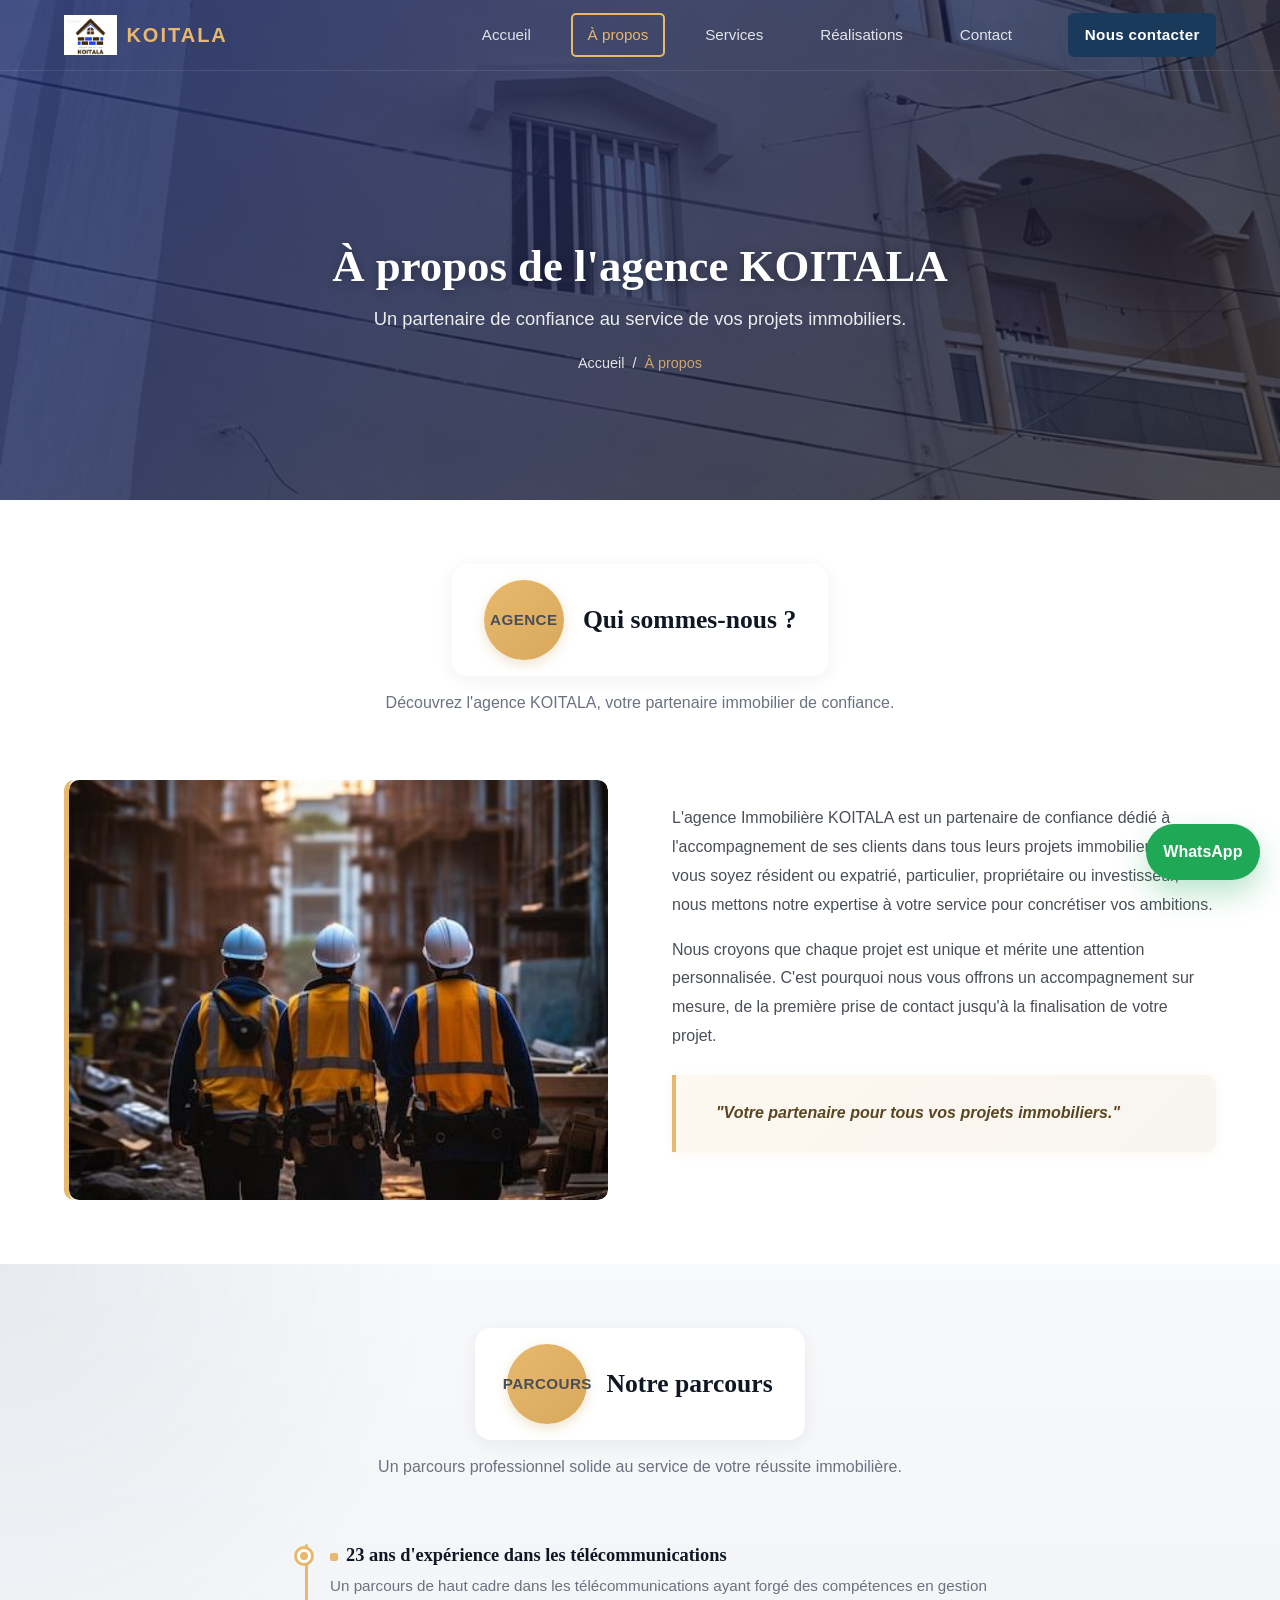
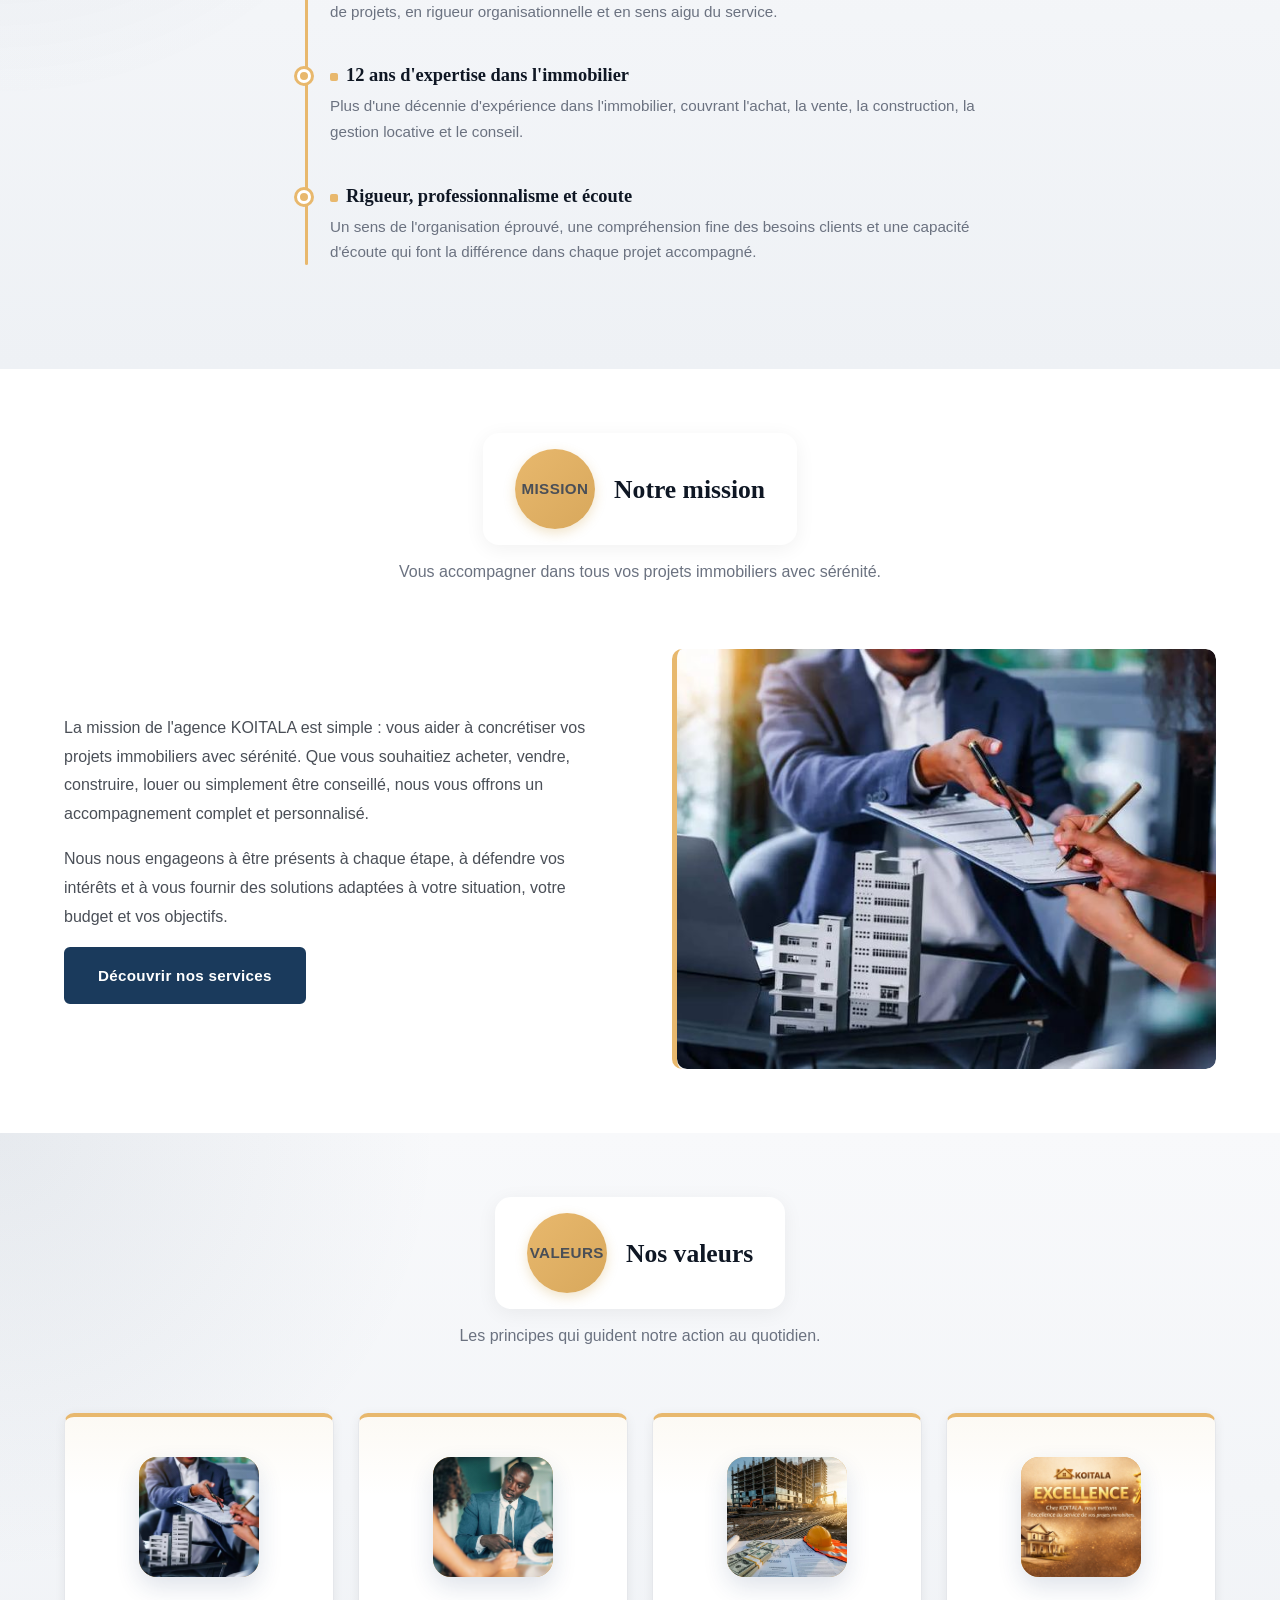
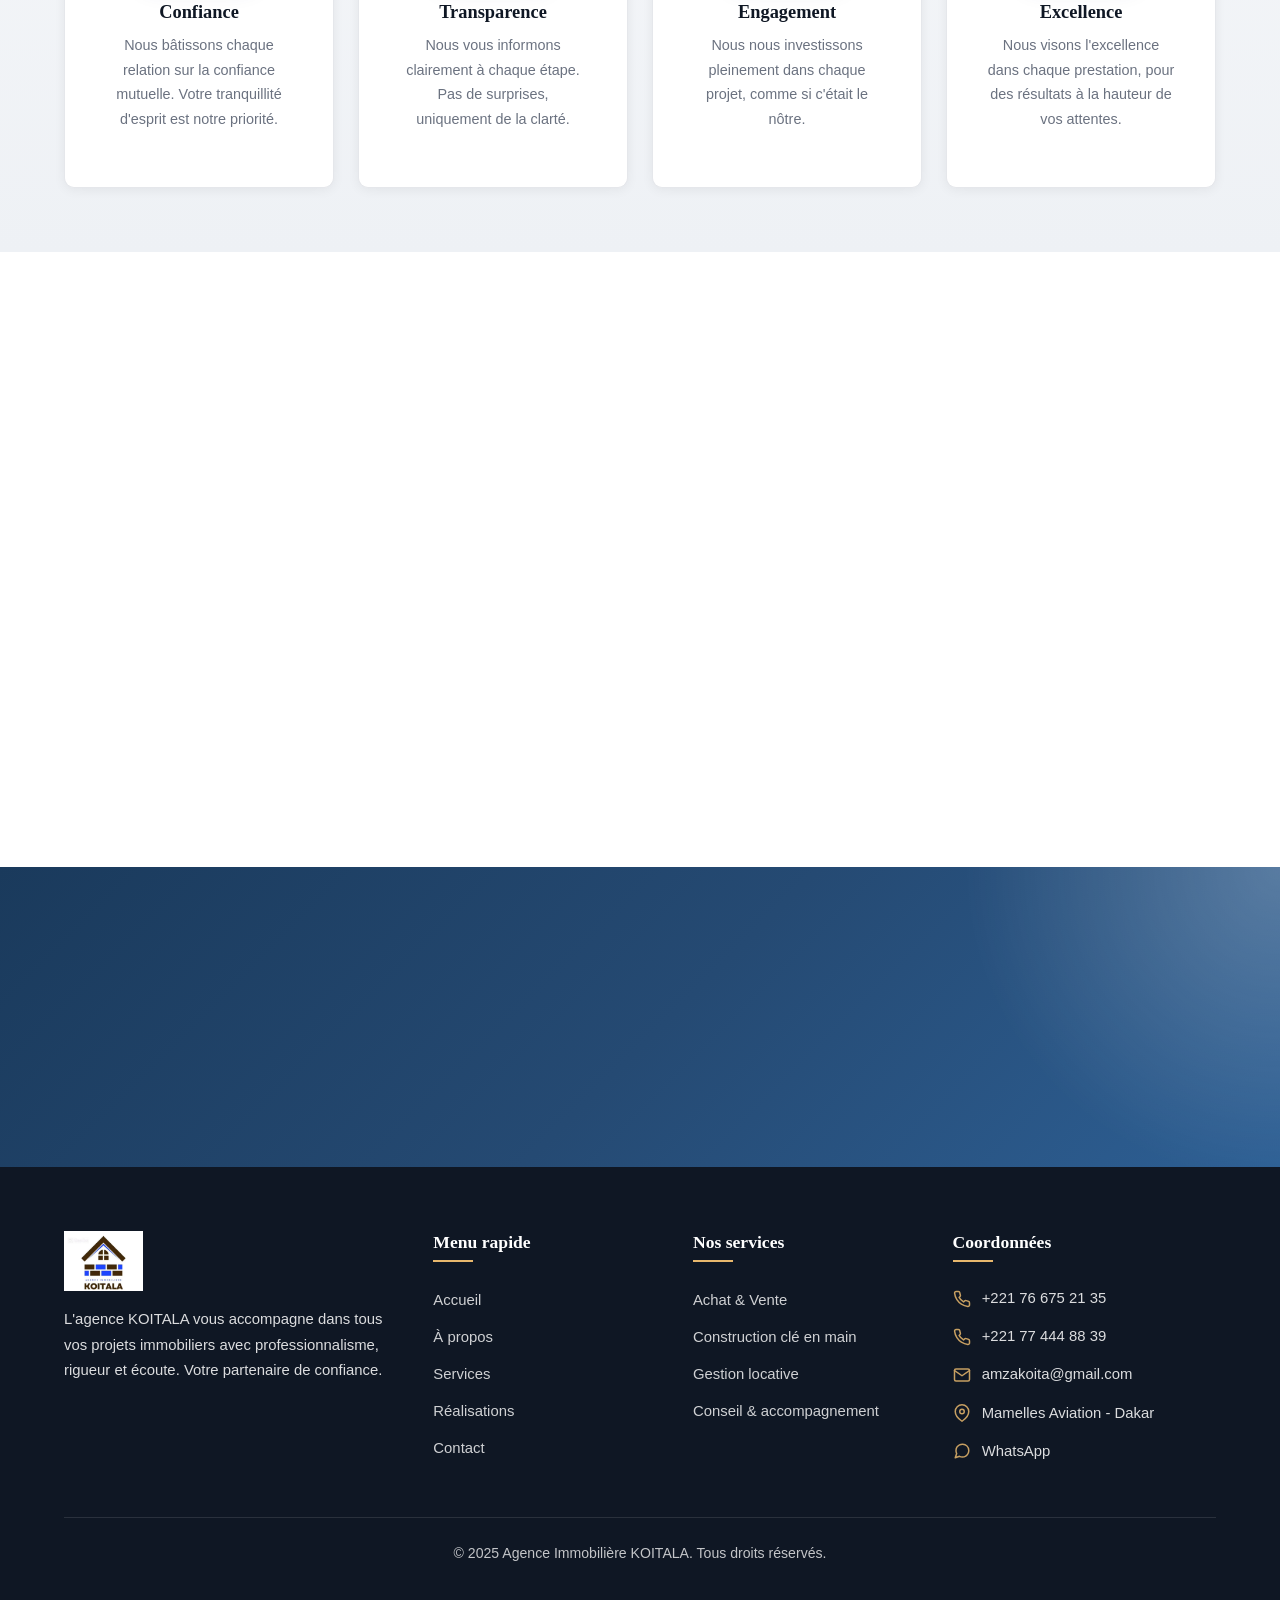
<file: apropos.html>
<!DOCTYPE html>
<html lang="fr">
<head>
  <meta charset="UTF-8">
  <meta name="viewport" content="width=device-width, initial-scale=1.0">
  <meta name="description" content="Découvrez l'agence immobilière KOITALA : notre parcours, notre mission, nos valeurs et notre engagement au service de vos projets immobiliers.">
  <meta name="robots" content="index, follow">
  <meta name="author" content="Agence Immobilière KOITALA">
  <meta name="theme-color" content="#1e1e3a">
  <meta property="og:type" content="website">
  <meta property="og:title" content="À propos - Agence Immobilière KOITALA">
  <meta property="og:description" content="Découvrez l'agence KOITALA, son parcours, ses valeurs et sa mission immobilière à Dakar.">
  <meta property="og:locale" content="fr_FR">
  <meta property="og:image" content="assets/img/quisommenous.jpg">
  <meta name="twitter:card" content="summary_large_image">
  <title>À propos - Agence Immobilière KOITALA</title>
  <link rel="icon" type="image/jpeg" href="assets/img/logo_koitala.jpeg">
  <link rel="stylesheet" href="assets/css/style.css">
</head>
<body>

  <header class="header">
    <div class="container">
      <a href="index.html" class="logo">
        <img src="assets/img/logo_koitala.jpeg" alt="Agence Immobilière KOITALA" class="logo-img">
        <span class="logo-text"><span class="logo-koi">KOI</span><span class="logo-tala">TALA</span></span>
      </a>
      <nav class="nav-menu" aria-label="Navigation principale">
        <a href="index.html">Accueil</a>
        <a href="apropos.html" class="active">À propos</a>
        <a href="services.html">Services</a>
        <a href="realisations.html">Réalisations</a>
        <a href="contact.html">Contact</a>
        <a href="contact.html" class="btn btn-primary nav-cta">Nous contacter</a>
      </nav>
      <button class="hamburger" aria-label="Ouvrir le menu" aria-expanded="false">
        <span></span>
        <span></span>
        <span></span>
      </button>
    </div>
    <div class="nav-overlay"></div>
  </header>

  <section class="page-banner-hero">
    <div class="banner-slide active" style="background-image: url('assets/img/realisation.jpeg');"></div>
    <div class="banner-slide" style="background-image: url('assets/img/realisation2.jpeg');"></div>
    <div class="banner-slide" style="background-image: url('assets/img/realisation4.jpeg');"></div>
    <div class="banner-slide" style="background-image: url('assets/img/realisation7.jpeg');"></div>
    <div class="page-banner-overlay"></div>
    <div class="container">
      <h1>À propos de l'agence KOITALA</h1>
      <p>Un partenaire de confiance au service de vos projets immobiliers.</p>
      <div class="breadcrumb">
        <a href="index.html">Accueil</a> / <span>À propos</span>
      </div>
    </div>
  </section>

  <div class="page-content" style="padding-top: 0;">

  <section class="section">
    <div class="container">
      <div class="pourquoi-header fade-in">
        <div class="pourquoi-header-inner">
          <div class="pourquoi-image">
            <span class="service-header-icon">Agence</span>
          </div>
          <div class="pourquoi-text">
            <h2>Qui sommes-nous ?</h2>
          </div>
        </div>
        <p class="pourquoi-subtitle">Découvrez l'agence KOITALA, votre partenaire immobilier de confiance.</p>
      </div>
      <div class="about-content">
        <div class="about-img-placeholder fade-in-left">
          <img src="assets/img/quisommenous.jpg" alt="Qui sommes-nous - KOITALA">
        </div>
        <div class="about-text fade-in-right">
          <p>L'agence Immobilière KOITALA est un partenaire de confiance dédié à l'accompagnement de ses clients dans tous leurs projets immobiliers. Que vous soyez résident ou expatrié, particulier, propriétaire ou investisseur, nous mettons notre expertise à votre service pour concrétiser vos ambitions.</p>
          <p>Nous croyons que chaque projet est unique et mérite une attention personnalisée. C'est pourquoi nous vous offrons un accompagnement sur mesure, de la première prise de contact jusqu'à la finalisation de votre projet.</p>
          <div class="highlight-box">
            <p>"Votre partenaire pour tous vos projets immobiliers."</p>
          </div>
        </div>
      </div>
    </div>
  </section>

  <section class="section section-gray">
    <div class="container">
      <div class="pourquoi-header fade-in">
        <div class="pourquoi-header-inner">
          <div class="pourquoi-image">
            <span class="service-header-icon">Parcours</span>
          </div>
          <div class="pourquoi-text">
            <h2>Notre parcours</h2>
          </div>
        </div>
        <p class="pourquoi-subtitle">Un parcours professionnel solide au service de votre réussite immobilière.</p>
      </div>
      <div class="timeline fade-in">
        <div class="timeline-item">
          <h3>23 ans d'expérience dans les télécommunications</h3>
          <p>Un parcours de haut cadre dans les télécommunications ayant forgé des compétences en gestion de projets, en rigueur organisationnelle et en sens aigu du service.</p>
        </div>
        <div class="timeline-item">
          <h3>12 ans d'expertise dans l'immobilier</h3>
          <p>Plus d'une décennie d'expérience dans l'immobilier, couvrant l'achat, la vente, la construction, la gestion locative et le conseil.</p>
        </div>
        <div class="timeline-item">
          <h3>Rigueur, professionnalisme et écoute</h3>
          <p>Un sens de l'organisation éprouvé, une compréhension fine des besoins clients et une capacité d'écoute qui font la différence dans chaque projet accompagné.</p>
        </div>
      </div>
    </div>
  </section>

  <section class="section">
    <div class="container">
      <div class="pourquoi-header fade-in">
        <div class="pourquoi-header-inner">
          <div class="pourquoi-image">
            <span class="service-header-icon">Mission</span>
          </div>
          <div class="pourquoi-text">
            <h2>Notre mission</h2>
          </div>
        </div>
        <p class="pourquoi-subtitle">Vous accompagner dans tous vos projets immobiliers avec sérénité.</p>
      </div>
      <div class="about-content">
        <div class="about-text fade-in-left">
          <p>La mission de l'agence KOITALA est simple : vous aider à concrétiser vos projets immobiliers avec sérénité. Que vous souhaitiez acheter, vendre, construire, louer ou simplement être conseillé, nous vous offrons un accompagnement complet et personnalisé.</p>
          <p>Nous nous engageons à être présents à chaque étape, à défendre vos intérêts et à vous fournir des solutions adaptées à votre situation, votre budget et vos objectifs.</p>
          <a href="services.html" class="btn btn-primary">Découvrir nos services</a>
        </div>
        <div class="about-img-placeholder fade-in-right">
          <img src="assets/img/mission.jpg" alt="Notre mission - KOITALA">
        </div>
      </div>
    </div>
  </section>

  <section class="section section-gray">
    <div class="container">
      <div class="pourquoi-header fade-in">
        <div class="pourquoi-header-inner">
          <div class="pourquoi-image">
            <span class="service-header-icon">Valeurs</span>
          </div>
          <div class="pourquoi-text">
            <h2>Nos valeurs</h2>
          </div>
        </div>
        <p class="pourquoi-subtitle">Les principes qui guident notre action au quotidien.</p>
      </div>
      <div class="values-grid">
        <div class="value-card fade-in">
          <div class="card-icon">
            <img src="assets/img/mission.jpg" alt="Confiance">
          </div>
          <h3>Confiance</h3>
          <p>Nous bâtissons chaque relation sur la confiance mutuelle. Votre tranquillité d'esprit est notre priorité.</p>
        </div>
        <div class="value-card fade-in">
          <div class="card-icon">
            <img src="assets/img/transparence.jpg" alt="Transparence">
          </div>
          <h3>Transparence</h3>
          <p>Nous vous informons clairement à chaque étape. Pas de surprises, uniquement de la clarté.</p>
        </div>
        <div class="value-card fade-in">
          <div class="card-icon">
            <img src="assets/img/engagement.jpg" alt="Engagement">
          </div>
          <h3>Engagement</h3>
          <p>Nous nous investissons pleinement dans chaque projet, comme si c'était le nôtre.</p>
        </div>
        <div class="value-card fade-in">
          <div class="card-icon">
            <img src="assets/img/excellence.png" alt="Excellence">
          </div>
          <h3>Excellence</h3>
          <p>Nous visons l'excellence dans chaque prestation, pour des résultats à la hauteur de vos attentes.</p>
        </div>
      </div>
    </div>
  </section>

  <section class="section">
    <div class="container">
      <div class="about-content">
        <div class="about-img-placeholder fade-in-left">
          <img src="assets/img/Résidents_&_expatriés.jpg" alt="Résidents et expatriés">
        </div>
        <div class="about-text fade-in-right">
          <h2>Pour les résidents et les expatriés</h2>
          <p>L'agence KOITALA comprend les défis spécifiques auxquels font face les personnes vivant à l'étranger lorsqu'elles souhaitent investir, acheter ou gérer un bien immobilier à distance.</p>
          <p>Nous proposons un accompagnement adapté, avec une communication régulière, des comptes rendus détaillés et une prise en charge complète des démarches sur place.</p>
          <div class="highlight-box">
            <p>Un accompagnement sur mesure, où que vous soyez dans le monde.</p>
          </div>
          <a href="contact.html" class="btn btn-primary" style="margin-top: var(--espace-sm);">Nous contacter</a>
        </div>
      </div>
    </div>
  </section>

  <section class="cta-section">
    <div class="container fade-in">
      <h2>Prêt à concrétiser votre projet immobilier ?</h2>
      <p>Faites confiance à l'expertise de l'agence KOITALA pour vous accompagner.</p>
      <a href="contact.html" class="btn btn-white">Contactez-nous</a>
    </div>
  </section>
  </div>

  <footer class="footer">
    <div class="container">
      <div class="footer-grid">
        <div class="footer-col footer-about">
          <div class="footer-logo">
            <img src="assets/img/logo_koitala.jpeg" alt="Agence Immobilière KOITALA" class="footer-logo-img">
          </div>
          <p>L'agence KOITALA vous accompagne dans tous vos projets immobiliers avec professionnalisme, rigueur et écoute. Votre partenaire de confiance.</p>
        </div>
        <div class="footer-col">
          <h3>Menu rapide</h3>
          <ul>
            <li><a href="index.html">Accueil</a></li>
            <li><a href="apropos.html">À propos</a></li>
            <li><a href="services.html">Services</a></li>
            <li><a href="realisations.html">Réalisations</a></li>
            <li><a href="contact.html">Contact</a></li>
          </ul>
        </div>
        <div class="footer-col">
          <h3>Nos services</h3>
          <ul>
            <li><a href="services.html#achat-vente">Achat &amp; Vente</a></li>
            <li><a href="services.html#construction">Construction clé en main</a></li>
            <li><a href="services.html#gestion-locative">Gestion locative</a></li>
            <li><a href="services.html#conseil">Conseil &amp; accompagnement</a></li>
          </ul>
        </div>
        <div class="footer-col">
          <h3>Coordonnées</h3>
          <div class="footer-contact-item">
            <svg xmlns="http://www.w3.org/2000/svg" width="18" height="18" viewBox="0 0 24 24" fill="none" stroke="currentColor" stroke-width="2" stroke-linecap="round" stroke-linejoin="round"><path d="M22 16.92v3a2 2 0 0 1-2.18 2 19.79 19.79 0 0 1-8.63-3.07 19.5 19.5 0 0 1-6-6 19.79 19.79 0 0 1-3.07-8.67A2 2 0 0 1 4.11 2h3a2 2 0 0 1 2 1.72c.127.96.361 1.903.7 2.81a2 2 0 0 1-.45 2.11L8.09 9.91a16 16 0 0 0 6 6l1.27-1.27a2 2 0 0 1 2.11-.45c.907.339 1.85.573 2.81.7A2 2 0 0 1 22 16.92z"/></svg>
            <a href="tel:+221766752135">+221 76 675 21 35</a>
          </div>
          <div class="footer-contact-item">
            <svg xmlns="http://www.w3.org/2000/svg" width="18" height="18" viewBox="0 0 24 24" fill="none" stroke="currentColor" stroke-width="2" stroke-linecap="round" stroke-linejoin="round"><path d="M22 16.92v3a2 2 0 0 1-2.18 2 19.79 19.79 0 0 1-8.63-3.07 19.5 19.5 0 0 1-6-6 19.79 19.79 0 0 1-3.07-8.67A2 2 0 0 1 4.11 2h3a2 2 0 0 1 2 1.72c.127.96.361 1.903.7 2.81a2 2 0 0 1-.45 2.11L8.09 9.91a16 16 0 0 0 6 6l1.27-1.27a2 2 0 0 1 2.11-.45c.907.339 1.85.573 2.81.7A2 2 0 0 1 22 16.92z"/></svg>
            <a href="tel:+221774448839">+221 77 444 88 39</a>
          </div>
          <div class="footer-contact-item">
            <svg xmlns="http://www.w3.org/2000/svg" width="18" height="18" viewBox="0 0 24 24" fill="none" stroke="currentColor" stroke-width="2" stroke-linecap="round" stroke-linejoin="round"><path d="M4 4h16c1.1 0 2 .9 2 2v12c0 1.1-.9 2-2 2H4c-1.1 0-2-.9-2-2V6c0-1.1.9-2 2-2z"/><polyline points="22,6 12,13 2,6"/></svg>
            <a href="mailto:amzakoita@gmail.com">amzakoita@gmail.com</a>
          </div>
          <div class="footer-contact-item">
            <svg xmlns="http://www.w3.org/2000/svg" width="18" height="18" viewBox="0 0 24 24" fill="none" stroke="currentColor" stroke-width="2" stroke-linecap="round" stroke-linejoin="round"><path d="M21 10c0 7-9 13-9 13s-9-6-9-13a9 9 0 0 1 18 0z"/><circle cx="12" cy="10" r="3"/></svg>
            <span>Mamelles Aviation - Dakar</span>
          </div>
          <div class="footer-contact-item">
            <svg xmlns="http://www.w3.org/2000/svg" width="18" height="18" viewBox="0 0 24 24" fill="none" stroke="currentColor" stroke-width="2" stroke-linecap="round" stroke-linejoin="round"><path d="M21 11.5a8.38 8.38 0 0 1-.9 3.8 8.5 8.5 0 0 1-7.6 4.7 8.38 8.38 0 0 1-3.8-.9L3 21l1.9-5.7a8.38 8.38 0 0 1-.9-3.8 8.5 8.5 0 0 1 4.7-7.6 8.38 8.38 0 0 1 3.8-.9h.5a8.48 8.48 0 0 1 8 8v.5z"/></svg>
            <a href="https://wa.me/221766752135">WhatsApp</a>
          </div>
        </div>
      </div>
      <div class="footer-bottom">
        <p>&copy; 2025 Agence Immobilière KOITALA. Tous droits réservés.</p>
      </div>
    </div>
  </footer>

  <a class="floating-whatsapp" href="https://wa.me/221766752135?text=Bonjour%20KOITALA%2C%20je%20souhaite%20en%20savoir%20plus%20sur%20vos%20services." aria-label="Contacter KOITALA sur WhatsApp">
    WhatsApp
  </a>

  <script src="assets/js/script.js"></script>
</body>
</html>
</file>
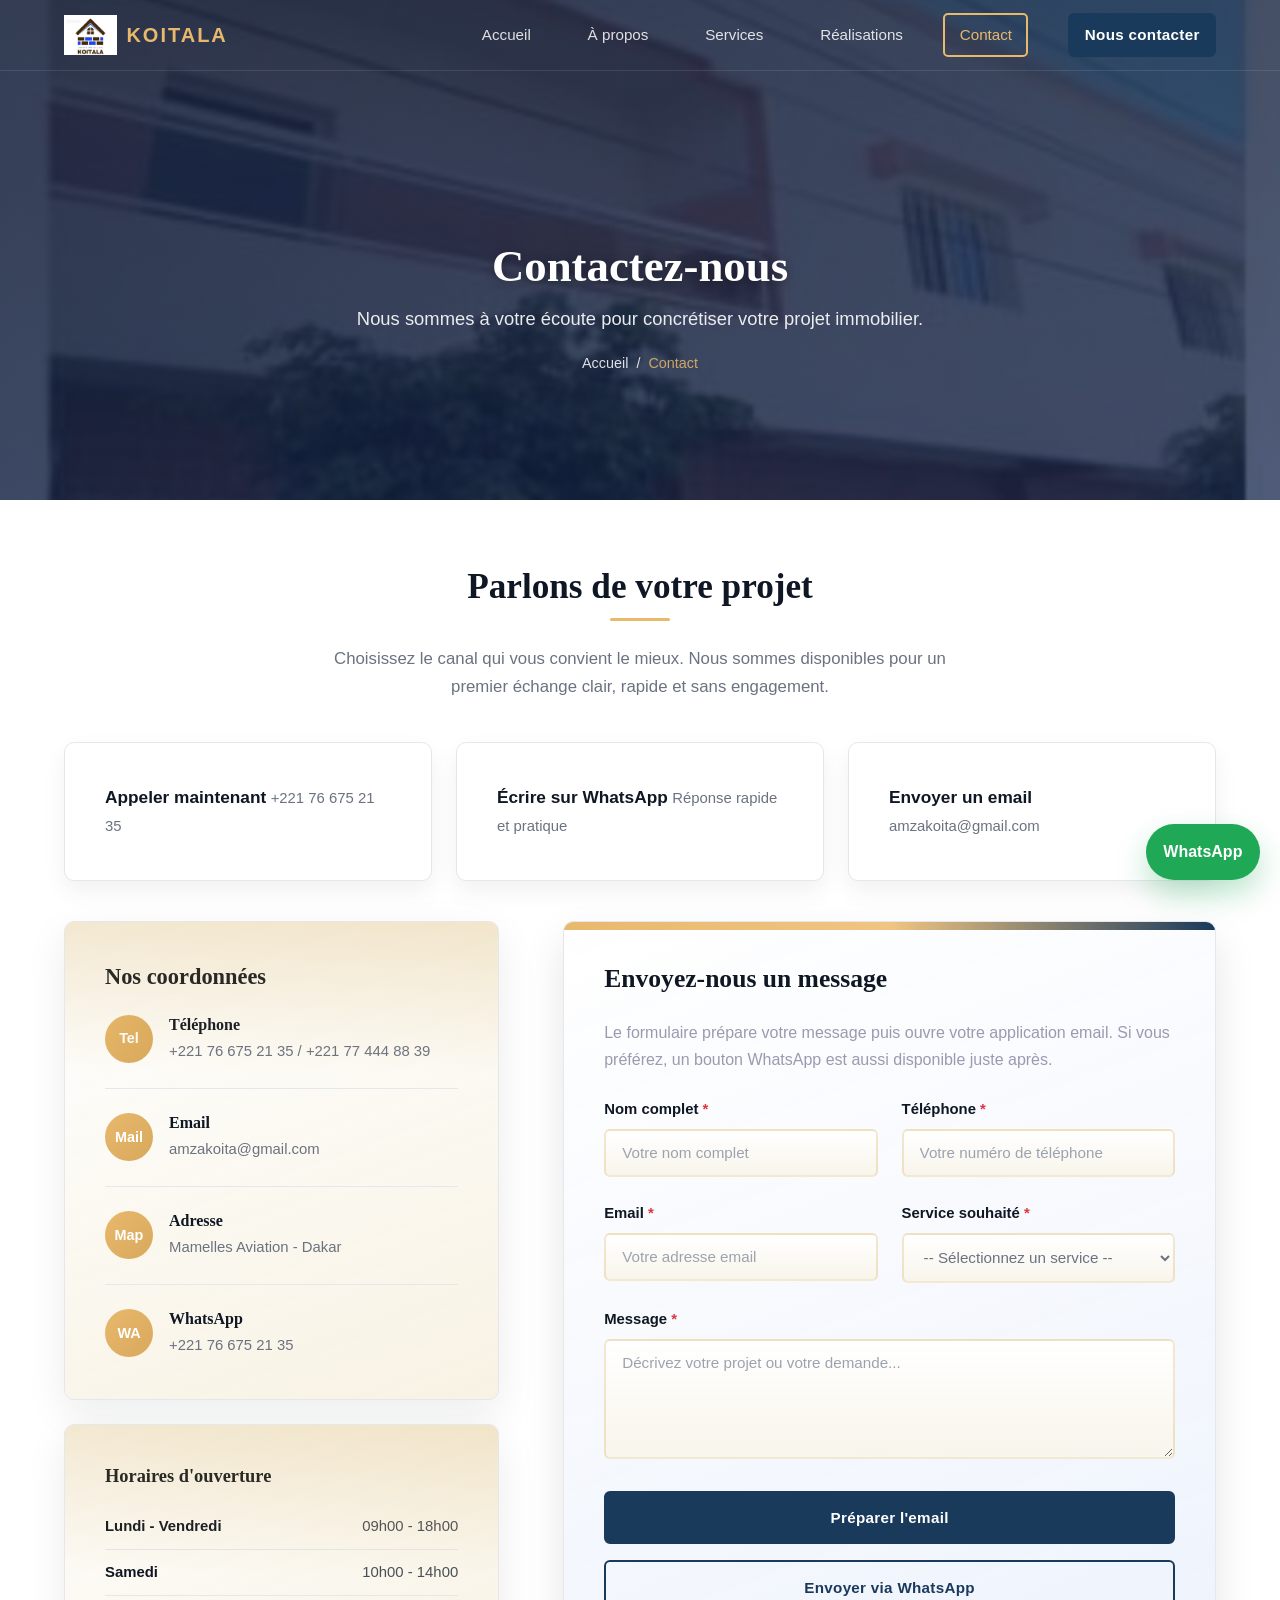
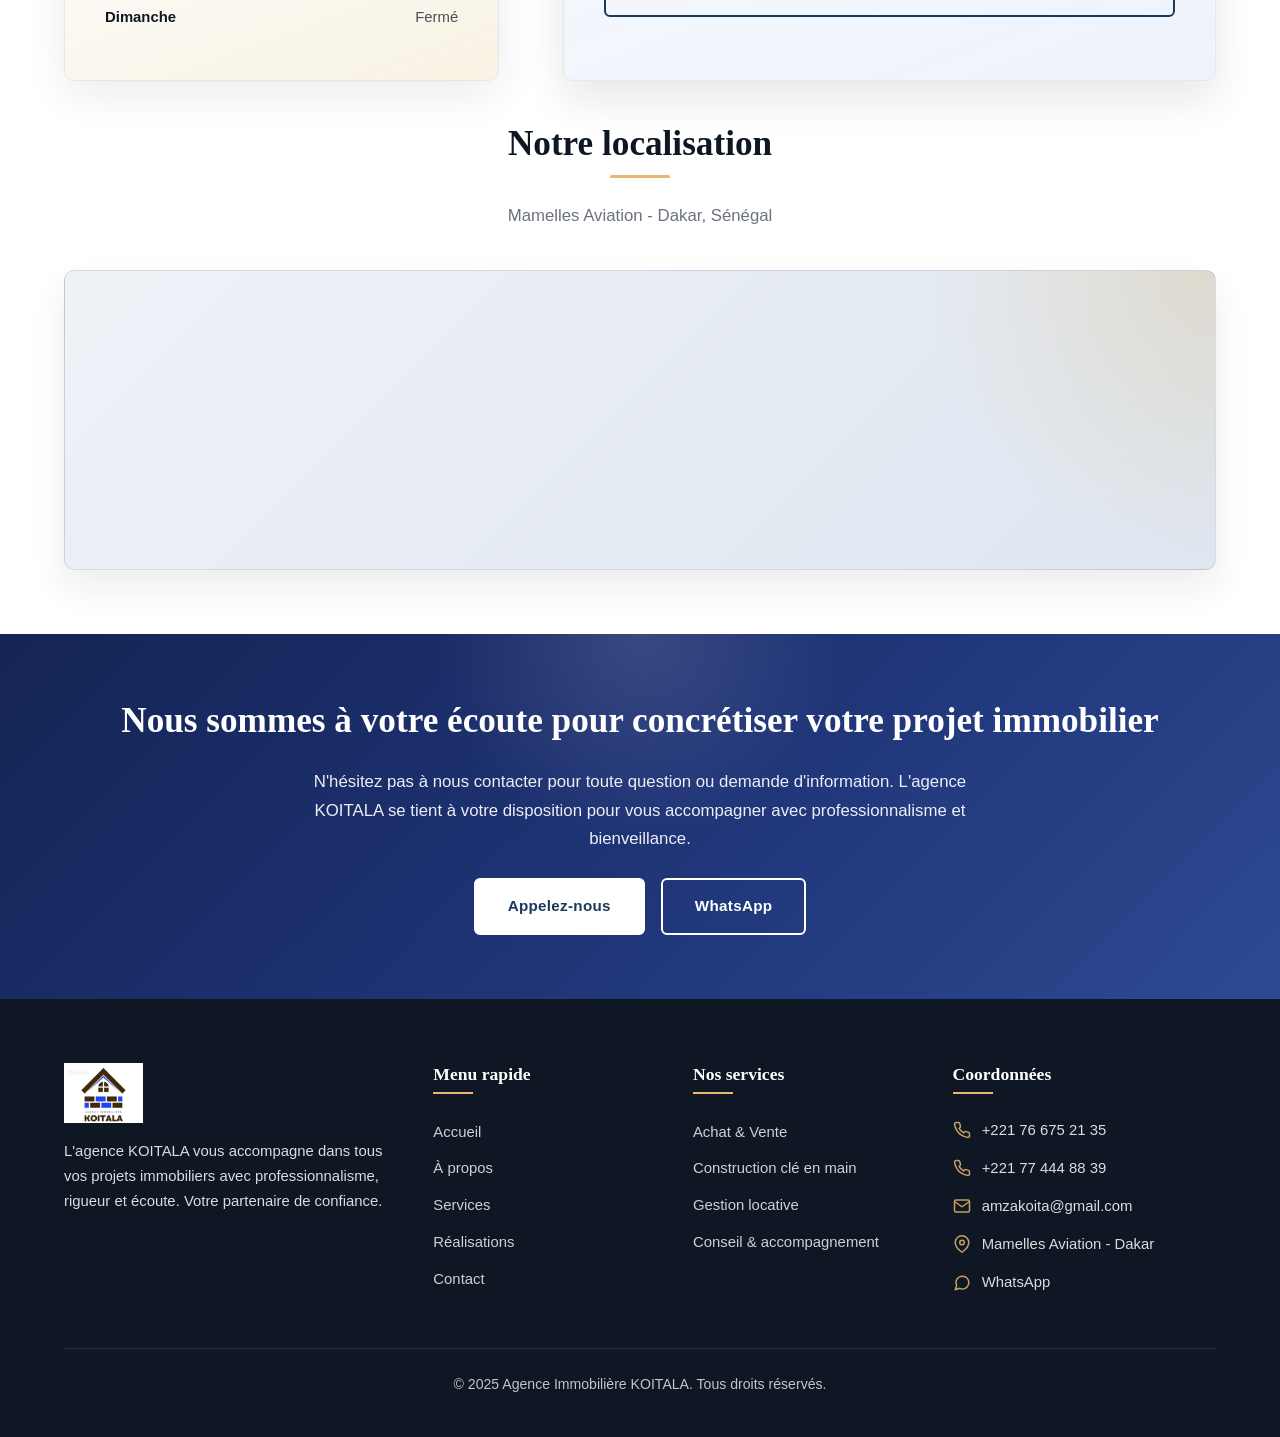
<file: contact.html>
<!DOCTYPE html>
<html lang="fr">
<head>
  <meta charset="UTF-8">
  <meta name="viewport" content="width=device-width, initial-scale=1.0">
  <meta name="description" content="Contactez l'agence immobilière KOITALA pour vos projets d'achat, vente, construction ou gestion locative. Nous sommes à votre écoute.">
  <meta name="robots" content="index, follow">
  <meta name="author" content="Agence Immobilière KOITALA">
  <meta name="theme-color" content="#1e1e3a">
  <meta name="format-detection" content="telephone=yes">
  <meta property="og:type" content="website">
  <meta property="og:title" content="Contactez-nous - Agence Immobilière KOITALA">
  <meta property="og:description" content="Parlez-nous de votre projet immobilier à Dakar : téléphone, WhatsApp, email et formulaire de contact.">
  <meta property="og:locale" content="fr_FR">
  <meta property="og:image" content="assets/img/Accompagnement.jpg">
  <meta name="twitter:card" content="summary_large_image">
  <title>Contactez-nous - Agence Immobilière KOITALA</title>
  <link rel="icon" type="image/jpeg" href="assets/img/logo_koitala.jpeg">
  <link rel="stylesheet" href="assets/css/style.css">
  <script type="application/ld+json">
  {
    "@context": "https://schema.org",
    "@type": "ContactPage",
    "name": "Contact - Agence Immobiliere KOITALA",
    "description": "Page de contact de l'agence immobiliere KOITALA.",
    "mainEntity": {
      "@type": "RealEstateAgent",
      "name": "Agence Immobiliere KOITALA",
      "telephone": "+221766752135",
      "email": "amzakoita@gmail.com",
      "address": {
        "@type": "PostalAddress",
        "streetAddress": "Mamelles Aviation",
        "addressLocality": "Dakar",
        "addressCountry": "SN"
      }
    }
  }
  </script>
</head>
<body class="contact-page">

  <header class="header">
    <div class="container">
      <a href="index.html" class="logo">
        <img src="assets/img/logo_koitala.jpeg" alt="Agence Immobilière KOITALA" class="logo-img">
        <span class="logo-text"><span class="logo-koi">KOI</span><span class="logo-tala">TALA</span></span>
      </a>
      <nav class="nav-menu" aria-label="Navigation principale">
        <a href="index.html">Accueil</a>
        <a href="apropos.html">À propos</a>
        <a href="services.html">Services</a>
        <a href="realisations.html">Réalisations</a>
        <a href="contact.html" class="active">Contact</a>
        <a href="contact.html" class="btn btn-primary nav-cta">Nous contacter</a>
      </nav>
      <button class="hamburger" aria-label="Ouvrir le menu" aria-expanded="false">
        <span></span>
        <span></span>
        <span></span>
      </button>
    </div>
    <div class="nav-overlay"></div>
  </header>

  <div class="page-content" style="padding-top: 0;">
    <section class="page-banner-hero">
      <div class="banner-slide active" style="background-image: url('assets/img/realisation8.jpeg');"></div>
      <div class="page-banner-overlay"></div>
      <div class="container">
        <h1>Contactez-nous</h1>
        <p>Nous sommes à votre écoute pour concrétiser votre projet immobilier.</p>
        <div class="breadcrumb">
          <a href="index.html">Accueil</a> / <span>Contact</span>
        </div>
      </div>
    </section>

    <section class="section">
      <div class="container">
        <div class="section-title fade-in">
          <h2>Parlons de votre projet</h2>
          <p>Choisissez le canal qui vous convient le mieux. Nous sommes disponibles pour un premier échange clair, rapide et sans engagement.</p>
        </div>

        <div class="quick-contact-grid">
          <a class="quick-contact-card fade-in" href="tel:+221766752135">
            <strong>Appeler maintenant</strong>
            <span>+221 76 675 21 35</span>
          </a>
          <a class="quick-contact-card fade-in" href="https://wa.me/221766752135?text=Bonjour%20KOITALA%2C%20je%20souhaite%20des%20informations%20sur%20mon%20projet%20immobilier.">
            <strong>Écrire sur WhatsApp</strong>
            <span>Réponse rapide et pratique</span>
          </a>
          <a class="quick-contact-card fade-in" href="mailto:amzakoita@gmail.com">
            <strong>Envoyer un email</strong>
            <span>amzakoita@gmail.com</span>
          </a>
        </div>

        <div class="contact-grid">

          <div class="fade-in-left">
            <div class="contact-info-card">
              <h2 style="font-size: 1.4rem; margin-bottom: var(--espace-md);">Nos coordonnées</h2>

              <div class="contact-info-item">
                <div class="contact-info-icon">Tel</div>
                <div class="contact-info-text">
                  <h4>Téléphone</h4>
                  <p>+221 76 675 21 35 / +221 77 444 88 39</p>
                </div>
              </div>

              <div class="contact-info-item">
                <div class="contact-info-icon">Mail</div>
                <div class="contact-info-text">
                  <h4>Email</h4>
                  <p>amzakoita@gmail.com</p>
                </div>
              </div>

              <div class="contact-info-item">
                <div class="contact-info-icon">Map</div>
                <div class="contact-info-text">
                  <h4>Adresse</h4>
                  <p>Mamelles Aviation - Dakar</p>
                </div>
              </div>

              <div class="contact-info-item">
                <div class="contact-info-icon">WA</div>
                <div class="contact-info-text">
                  <h4>WhatsApp</h4>
                  <p>+221 76 675 21 35</p>
                </div>
              </div>
            </div>

            <div class="contact-info-card horaires" style="margin-top: var(--espace-md);">
              <h3>Horaires d'ouverture</h3>
              <ul class="horaires-list">
                <li>
                  <span class="jour">Lundi - Vendredi</span>
                  <span>09h00 - 18h00</span>
                </li>
                <li>
                  <span class="jour">Samedi</span>
                  <span>10h00 - 14h00</span>
                </li>
                <li>
                  <span class="jour">Dimanche</span>
                  <span>Fermé</span>
                </li>
              </ul>
            </div>
          </div>

          <div class="contact-form-card fade-in-right">
            <h2>Envoyez-nous un message</h2>
            <p style="color: var(--gris-moyen); margin-bottom: var(--espace-md);">Le formulaire prépare votre message puis ouvre votre application email. Si vous préférez, un bouton WhatsApp est aussi disponible juste après.</p>

            <form id="contactForm" novalidate>
              <div class="form-row">
                <div class="form-group">
                  <label for="nom">Nom complet <span class="required">*</span></label>
                  <input type="text" id="nom" name="nom" placeholder="Votre nom complet" required>
                  <span class="error-message"></span>
                </div>
                <div class="form-group">
                  <label for="telephone">Téléphone <span class="required">*</span></label>
                  <input type="tel" id="telephone" name="telephone" placeholder="Votre numéro de téléphone" required>
                  <span class="error-message"></span>
                </div>
              </div>

              <div class="form-row">
                <div class="form-group">
                  <label for="email">Email <span class="required">*</span></label>
                  <input type="email" id="email" name="email" placeholder="Votre adresse email" required>
                  <span class="error-message"></span>
                </div>
                <div class="form-group">
                  <label for="service">Service souhaité <span class="required">*</span></label>
                  <select id="service" name="service" required>
                    <option value="">-- Sélectionnez un service --</option>
                    <option value="Achat immobilier">Achat immobilier</option>
                    <option value="Vente immobilière">Vente immobilière</option>
                    <option value="Construction clé en main">Construction clé en main</option>
                    <option value="Gestion locative">Gestion locative</option>
                    <option value="Conseil et accompagnement">Conseil & accompagnement</option>
                    <option value="Accompagnement expatrié">Accompagnement expatrié</option>
                    <option value="Autre demande">Autre demande</option>
                  </select>
                  <span class="error-message"></span>
                </div>
              </div>

              <div class="form-group">
                <label for="message">Message <span class="required">*</span></label>
                <textarea id="message" name="message" rows="5" placeholder="Décrivez votre projet ou votre demande..." required></textarea>
                <span class="error-message"></span>
              </div>

              <button type="submit" class="btn btn-primary" style="width: 100%; padding: 1rem;">Préparer l'email</button>

              <a id="whatsAppLeadLink" class="btn btn-outline contact-alt-action" href="https://wa.me/221766752135?text=Bonjour%20KOITALA%2C%20je%20souhaite%20des%20informations%20sur%20mon%20projet%20immobilier.">Envoyer via WhatsApp</a>

              <div id="formSuccess" class="form-success">
                <strong>Message prêt</strong><br>
                Votre application email va s'ouvrir avec les informations du formulaire.
              </div>
            </form>
          </div>

        </div>

        <div class="section-title fade-in" style="margin-top: var(--espace-lg); margin-bottom: var(--espace-md);">
          <h2>Notre localisation</h2>
          <p>Mamelles Aviation - Dakar, Sénégal</p>
        </div>

        <div class="map-placeholder fade-in">
          <iframe
            title="Carte - Mamelles Aviation Dakar"
            src="https://www.google.com/maps?q=Mamelles%20Aviation%2C%20Dakar%2C%20Senegal&z=15&output=embed"
            loading="lazy"
            referrerpolicy="no-referrer-when-downgrade"></iframe>
        </div>
      </div>
    </section>

    <section class="engagement">
      <div class="container fade-in">
        <h2>Nous sommes à votre écoute pour concrétiser votre projet immobilier</h2>
        <p>N'hésitez pas à nous contacter pour toute question ou demande d'information. L'agence KOITALA se tient à votre disposition pour vous accompagner avec professionnalisme et bienveillance.</p>
        <div class="cta-actions">
          <a href="tel:+221766752135" class="btn btn-white">Appelez-nous</a>
          <a href="https://wa.me/221766752135?text=Bonjour%20KOITALA%2C%20je%20souhaite%20des%20renseignements%20sur%20vos%20services." class="btn btn-secondary">WhatsApp</a>
        </div>
      </div>
    </section>
  </div>

  <footer class="footer">
    <div class="container">
      <div class="footer-grid">
        <div class="footer-col footer-about">
          <div class="footer-logo">
            <img src="assets/img/logo_koitala.jpeg" alt="Agence Immobilière KOITALA" class="footer-logo-img">
          </div>
          <p>L'agence KOITALA vous accompagne dans tous vos projets immobiliers avec professionnalisme, rigueur et écoute. Votre partenaire de confiance.</p>
        </div>
        <div class="footer-col">
          <h3>Menu rapide</h3>
          <ul>
            <li><a href="index.html">Accueil</a></li>
            <li><a href="apropos.html">À propos</a></li>
            <li><a href="services.html">Services</a></li>
            <li><a href="realisations.html">Réalisations</a></li>
            <li><a href="contact.html">Contact</a></li>
          </ul>
        </div>
        <div class="footer-col">
          <h3>Nos services</h3>
          <ul>
            <li><a href="services.html#achat-vente">Achat &amp; Vente</a></li>
            <li><a href="services.html#construction">Construction clé en main</a></li>
            <li><a href="services.html#gestion-locative">Gestion locative</a></li>
            <li><a href="services.html#conseil">Conseil &amp; accompagnement</a></li>
          </ul>
        </div>
        <div class="footer-col">
          <h3>Coordonnées</h3>
          <div class="footer-contact-item">
            <svg xmlns="http://www.w3.org/2000/svg" width="18" height="18" viewBox="0 0 24 24" fill="none" stroke="currentColor" stroke-width="2" stroke-linecap="round" stroke-linejoin="round"><path d="M22 16.92v3a2 2 0 0 1-2.18 2 19.79 19.79 0 0 1-8.63-3.07 19.5 19.5 0 0 1-6-6 19.79 19.79 0 0 1-3.07-8.67A2 2 0 0 1 4.11 2h3a2 2 0 0 1 2 1.72c.127.96.361 1.903.7 2.81a2 2 0 0 1-.45 2.11L8.09 9.91a16 16 0 0 0 6 6l1.27-1.27a2 2 0 0 1 2.11-.45c.907.339 1.85.573 2.81.7A2 2 0 0 1 22 16.92z"/></svg>
            <a href="tel:+221766752135">+221 76 675 21 35</a>
          </div>
          <div class="footer-contact-item">
            <svg xmlns="http://www.w3.org/2000/svg" width="18" height="18" viewBox="0 0 24 24" fill="none" stroke="currentColor" stroke-width="2" stroke-linecap="round" stroke-linejoin="round"><path d="M22 16.92v3a2 2 0 0 1-2.18 2 19.79 19.79 0 0 1-8.63-3.07 19.5 19.5 0 0 1-6-6 19.79 19.79 0 0 1-3.07-8.67A2 2 0 0 1 4.11 2h3a2 2 0 0 1 2 1.72c.127.96.361 1.903.7 2.81a2 2 0 0 1-.45 2.11L8.09 9.91a16 16 0 0 0 6 6l1.27-1.27a2 2 0 0 1 2.11-.45c.907.339 1.85.573 2.81.7A2 2 0 0 1 22 16.92z"/></svg>
            <a href="tel:+221774448839">+221 77 444 88 39</a>
          </div>
          <div class="footer-contact-item">
            <svg xmlns="http://www.w3.org/2000/svg" width="18" height="18" viewBox="0 0 24 24" fill="none" stroke="currentColor" stroke-width="2" stroke-linecap="round" stroke-linejoin="round"><path d="M4 4h16c1.1 0 2 .9 2 2v12c0 1.1-.9 2-2 2H4c-1.1 0-2-.9-2-2V6c0-1.1.9-2 2-2z"/><polyline points="22,6 12,13 2,6"/></svg>
            <a href="mailto:amzakoita@gmail.com">amzakoita@gmail.com</a>
          </div>
          <div class="footer-contact-item">
            <svg xmlns="http://www.w3.org/2000/svg" width="18" height="18" viewBox="0 0 24 24" fill="none" stroke="currentColor" stroke-width="2" stroke-linecap="round" stroke-linejoin="round"><path d="M21 10c0 7-9 13-9 13s-9-6-9-13a9 9 0 0 1 18 0z"/><circle cx="12" cy="10" r="3"/></svg>
            <span>Mamelles Aviation - Dakar</span>
          </div>
          <div class="footer-contact-item">
            <svg xmlns="http://www.w3.org/2000/svg" width="18" height="18" viewBox="0 0 24 24" fill="none" stroke="currentColor" stroke-width="2" stroke-linecap="round" stroke-linejoin="round"><path d="M21 11.5a8.38 8.38 0 0 1-.9 3.8 8.5 8.5 0 0 1-7.6 4.7 8.38 8.38 0 0 1-3.8-.9L3 21l1.9-5.7a8.38 8.38 0 0 1-.9-3.8 8.5 8.5 0 0 1 4.7-7.6 8.38 8.38 0 0 1 3.8-.9h.5a8.48 8.48 0 0 1 8 8v.5z"/></svg>
            <a href="https://wa.me/221766752135">WhatsApp</a>
          </div>
        </div>
      </div>
      <div class="footer-bottom">
        <p>&copy; 2025 Agence Immobilière KOITALA. Tous droits réservés.</p>
      </div>
    </div>
  </footer>

  <a class="floating-whatsapp" href="https://wa.me/221766752135?text=Bonjour%20KOITALA%2C%20je%20souhaite%20vous%20contacter%20pour%20mon%20projet%20immobilier." aria-label="Contacter KOITALA sur WhatsApp">
    WhatsApp
  </a>

  <script src="assets/js/script.js"></script>
</body>
</html>
</file>
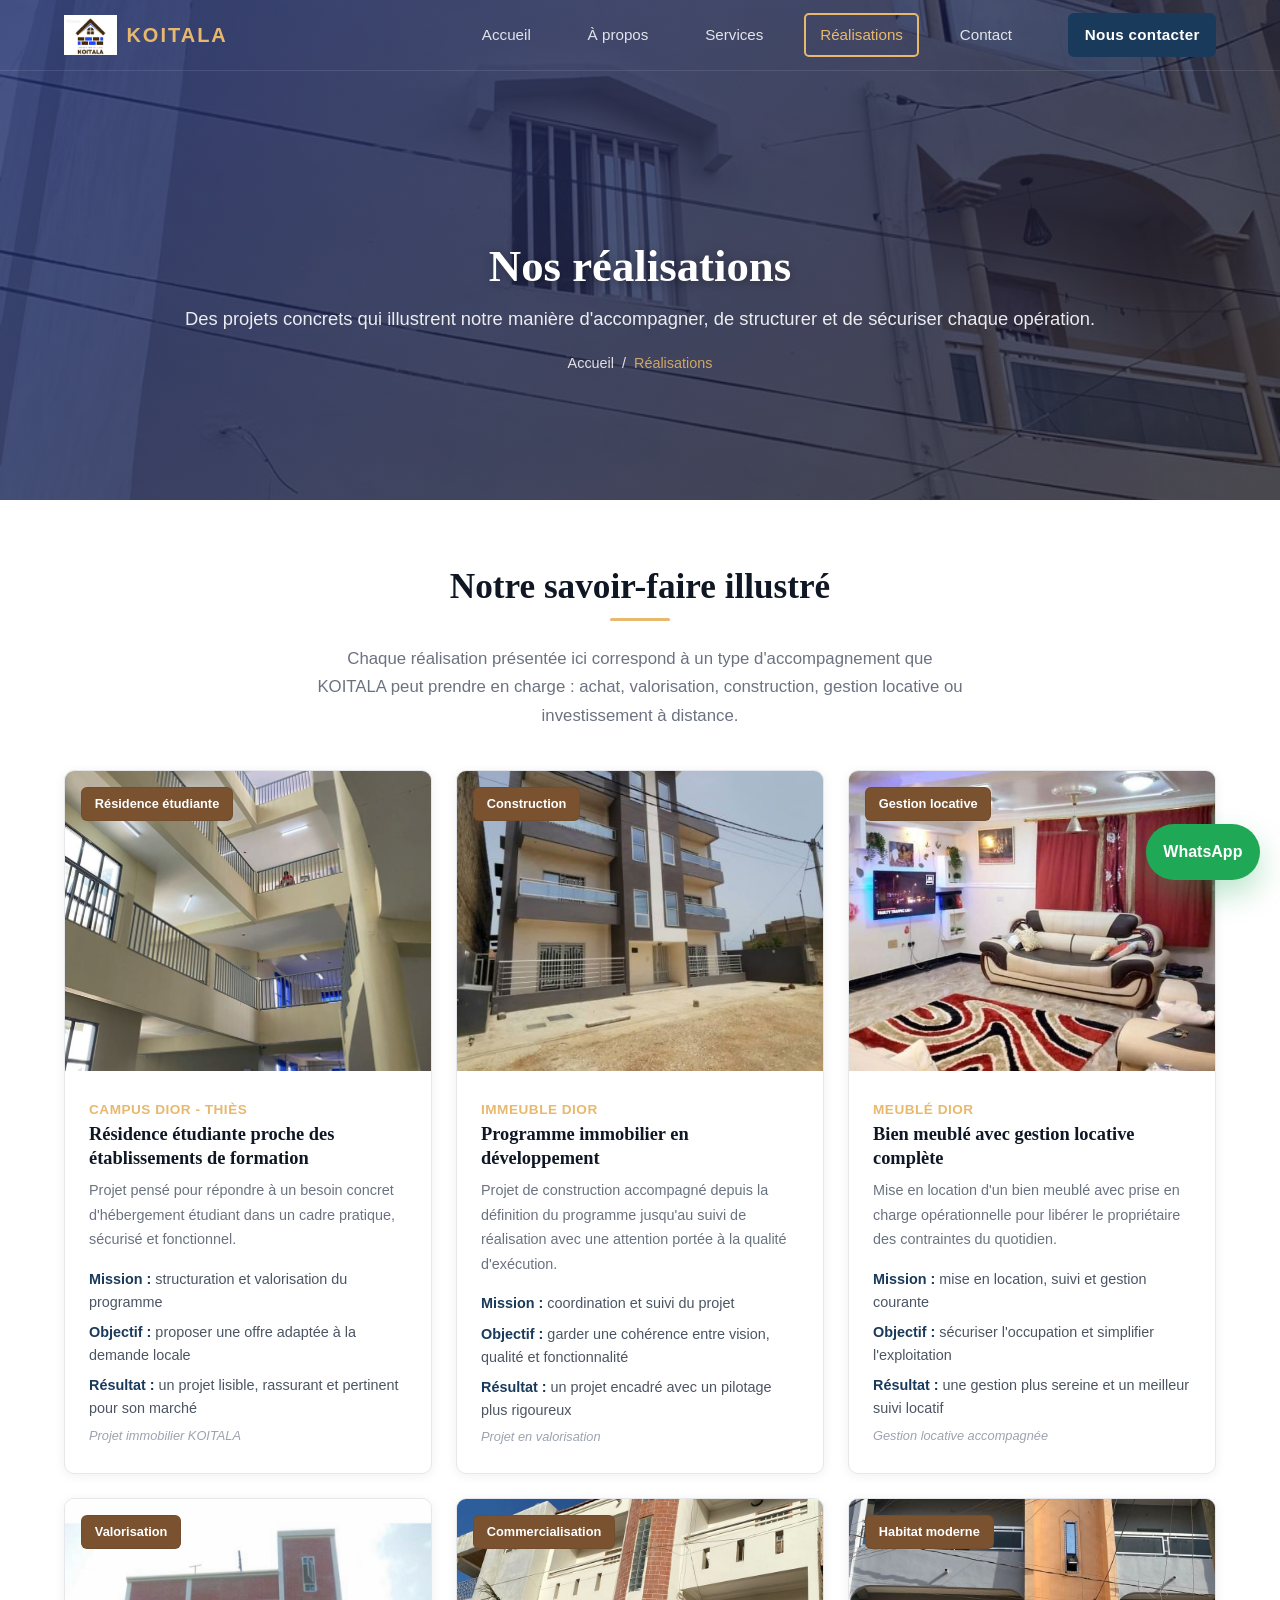
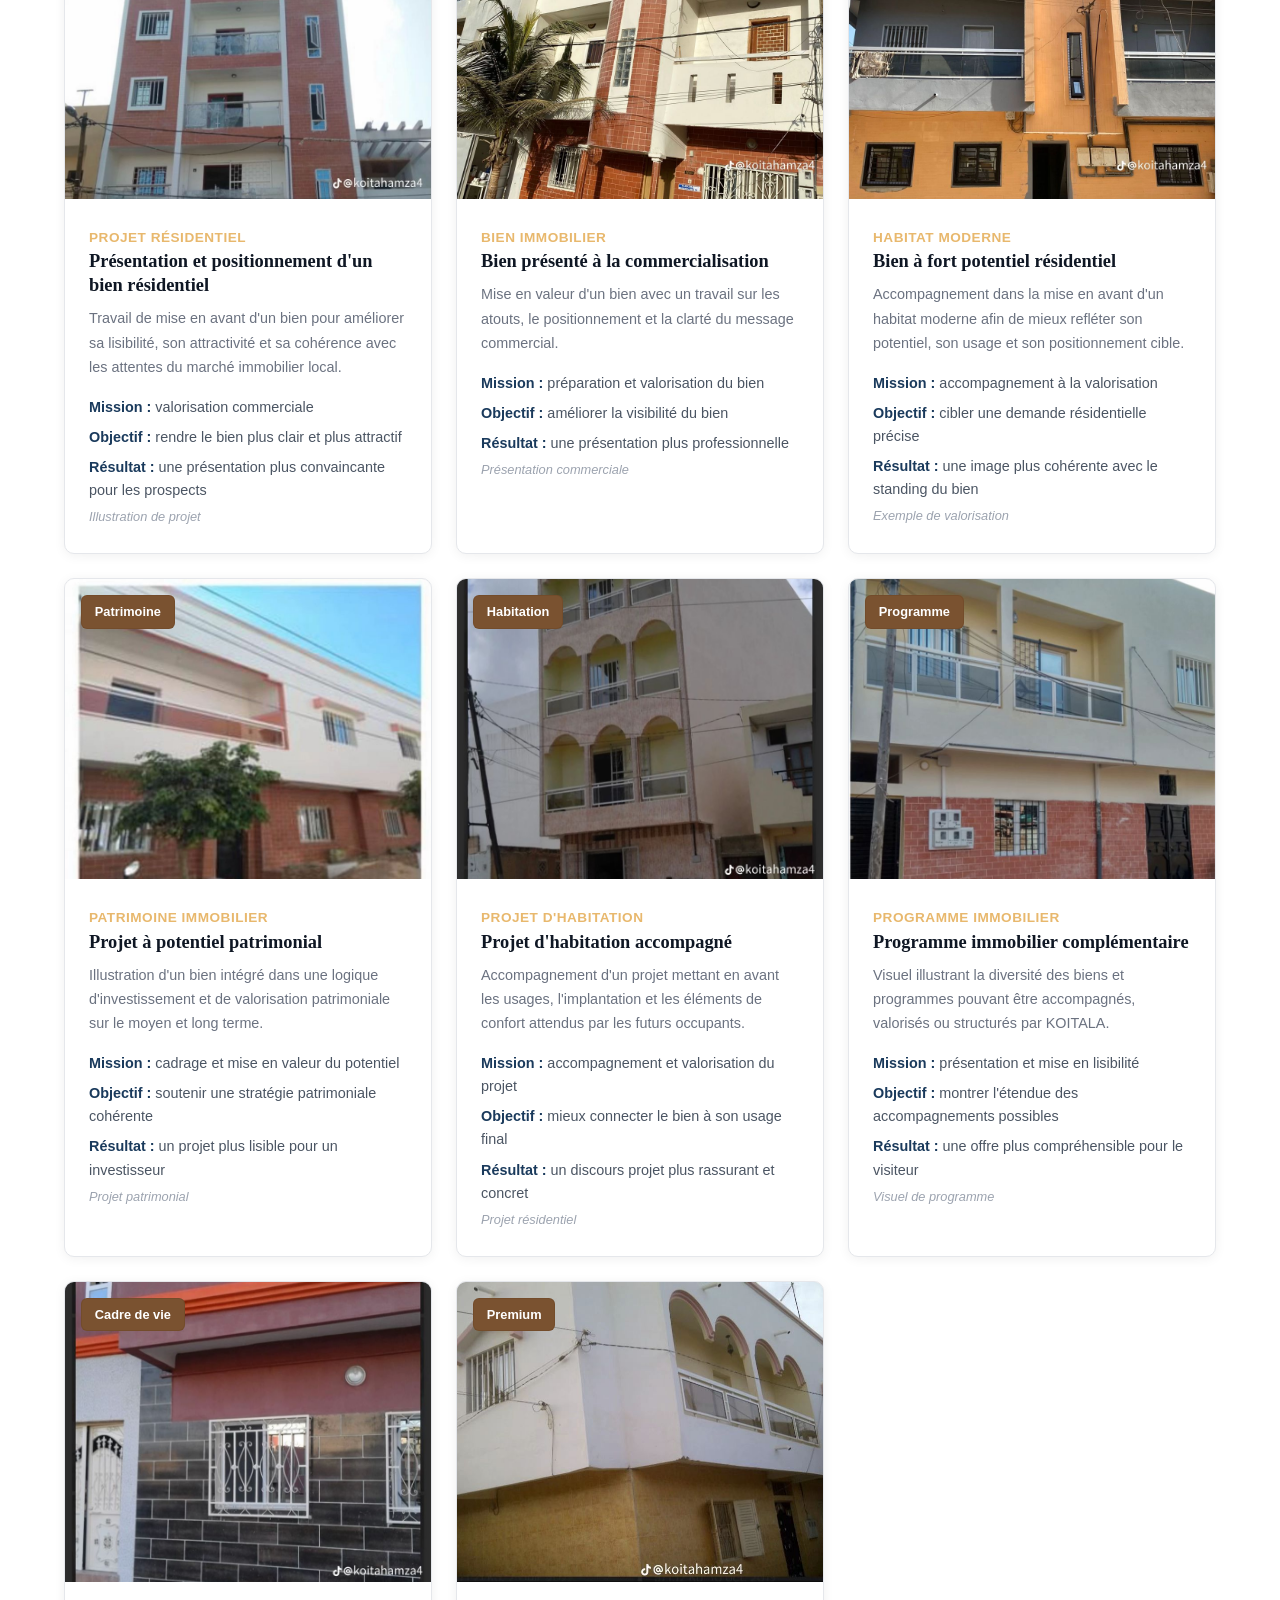
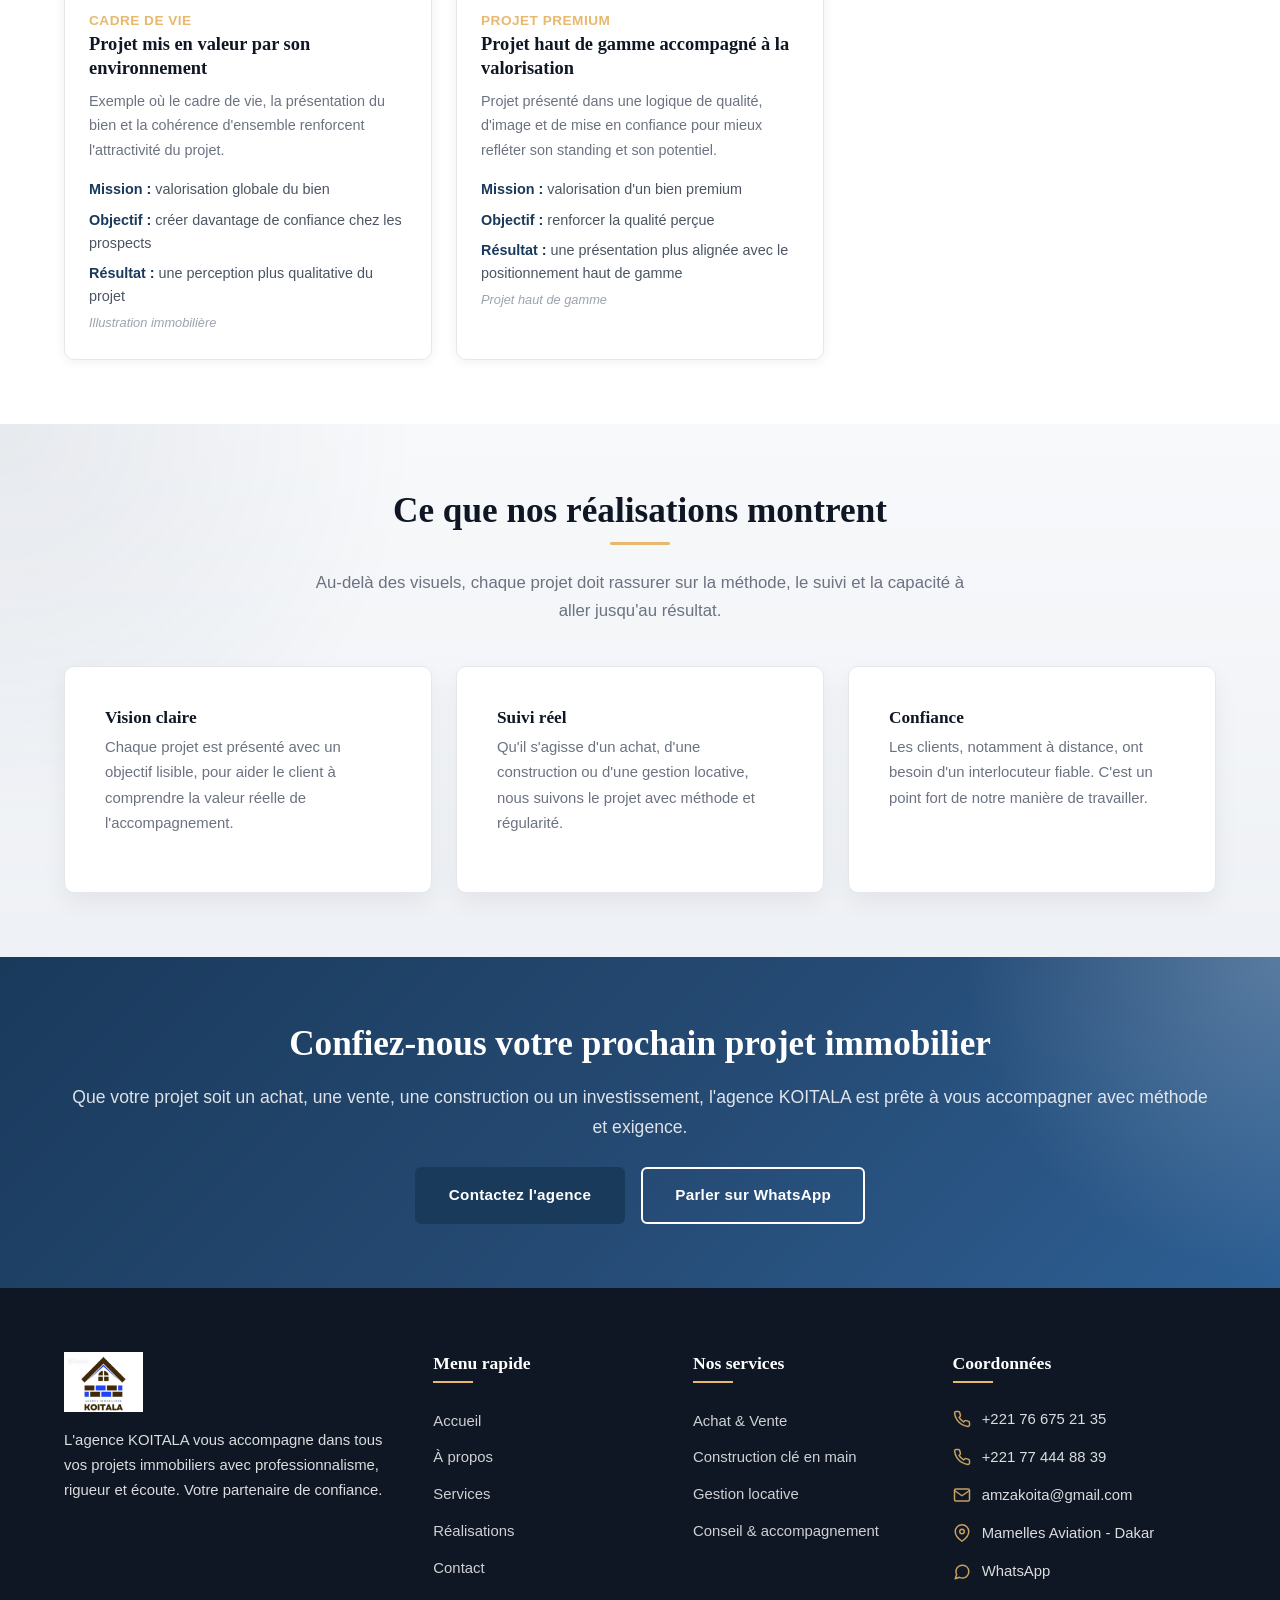
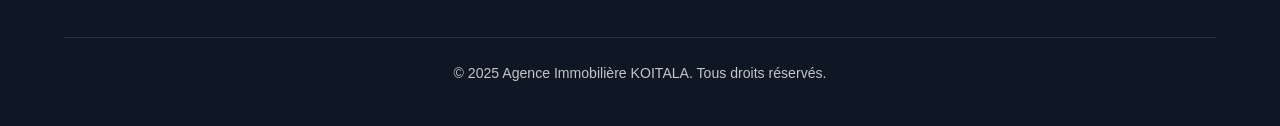
<file: realisations.html>
<!DOCTYPE html>
<html lang="fr">
<head>
  <meta charset="UTF-8">
  <meta name="viewport" content="width=device-width, initial-scale=1.0">
  <meta name="description" content="Découvrez des exemples de réalisations et projets accompagnés par l'agence immobilière KOITALA : achat, vente, construction, gestion locative et résidences étudiantes.">
  <meta name="robots" content="index, follow">
  <meta name="author" content="Agence Immobilière KOITALA">
  <meta name="theme-color" content="#1e1e3a">
  <meta property="og:type" content="website">
  <meta property="og:title" content="Nos réalisations - Agence Immobilière KOITALA">
  <meta property="og:description" content="Découvrez des projets immobiliers, programmes et accompagnements réalisés par KOITALA.">
  <meta property="og:locale" content="fr_FR">
  <meta property="og:image" content="assets/img/realisation10.jpeg">
  <meta name="twitter:card" content="summary_large_image">
  <title>Nos réalisations - Agence Immobilière KOITALA</title>
  <link rel="icon" type="image/jpeg" href="assets/img/logo_koitala.jpeg">
  <link rel="stylesheet" href="assets/css/style.css">
</head>
<body>

  <header class="header">
    <div class="container">
      <a href="index.html" class="logo">
        <img src="assets/img/logo_koitala.jpeg" alt="Agence Immobilière KOITALA" class="logo-img">
        <span class="logo-text"><span class="logo-koi">KOI</span><span class="logo-tala">TALA</span></span>
      </a>
      <nav class="nav-menu" aria-label="Navigation principale">
        <a href="index.html">Accueil</a>
        <a href="apropos.html">À propos</a>
        <a href="services.html">Services</a>
        <a href="realisations.html" class="active">Réalisations</a>
        <a href="contact.html">Contact</a>
        <a href="contact.html" class="btn btn-primary nav-cta">Nous contacter</a>
      </nav>
      <button class="hamburger" aria-label="Ouvrir le menu" aria-expanded="false">
        <span></span>
        <span></span>
        <span></span>
      </button>
    </div>
    <div class="nav-overlay"></div>
  </header>

  <div class="page-content" style="padding-top: 0;">
    <section class="page-banner-hero">
      <div class="banner-slide active" style="background-image: url('assets/img/realisation.jpeg');"></div>
      <div class="banner-slide" style="background-image: url('assets/img/realisation2.jpeg');"></div>
      <div class="banner-slide" style="background-image: url('assets/img/realisation4.jpeg');"></div>
      <div class="banner-slide" style="background-image: url('assets/img/realisation7.jpeg');"></div>
      <div class="page-banner-overlay"></div>
      <div class="container">
        <h1>Nos réalisations</h1>
        <p>Des projets concrets qui illustrent notre manière d'accompagner, de structurer et de sécuriser chaque opération.</p>
        <div class="breadcrumb">
          <a href="index.html">Accueil</a> / <span>Réalisations</span>
        </div>
      </div>
    </section>

    <section class="section">
      <div class="container">
        <div class="section-title fade-in">
          <h2>Notre savoir-faire illustré</h2>
          <p>Chaque réalisation présentée ici correspond à un type d'accompagnement que KOITALA peut prendre en charge : achat, valorisation, construction, gestion locative ou investissement à distance.</p>
        </div>

        <div class="realisations-grid">
          <article class="realisation-card fade-in">
            <div class="realisation-img">
              <span class="realisation-badge">Résidence étudiante</span>
              <img src="assets/img/universite.jpg" alt="Campus DIOR">
            </div>
            <div class="realisation-body">
              <span class="realisation-category">Campus DIOR - Thiès</span>
              <h3>Résidence étudiante proche des établissements de formation</h3>
              <p>Projet pensé pour répondre à un besoin concret d'hébergement étudiant dans un cadre pratique, sécurisé et fonctionnel.</p>
              <ul class="realisation-meta">
                <li><strong>Mission :</strong> structuration et valorisation du programme</li>
                <li><strong>Objectif :</strong> proposer une offre adaptée à la demande locale</li>
                <li><strong>Résultat :</strong> un projet lisible, rassurant et pertinent pour son marché</li>
              </ul>
              <span class="realisation-mention">Projet immobilier KOITALA</span>
            </div>
          </article>

          <article class="realisation-card fade-in">
            <div class="realisation-img">
              <span class="realisation-badge">Construction</span>
              <img src="assets/img/immeuble .jpg" alt="Immeuble DIOR">
            </div>
            <div class="realisation-body">
              <span class="realisation-category">Immeuble DIOR</span>
              <h3>Programme immobilier en développement</h3>
              <p>Projet de construction accompagné depuis la définition du programme jusqu'au suivi de réalisation avec une attention portée à la qualité d'exécution.</p>
              <ul class="realisation-meta">
                <li><strong>Mission :</strong> coordination et suivi du projet</li>
                <li><strong>Objectif :</strong> garder une cohérence entre vision, qualité et fonctionnalité</li>
                <li><strong>Résultat :</strong> un projet encadré avec un pilotage plus rigoureux</li>
              </ul>
              <span class="realisation-mention">Projet en valorisation</span>
            </div>
          </article>

          <article class="realisation-card fade-in">
            <div class="realisation-img">
              <span class="realisation-badge">Gestion locative</span>
              <img src="assets/img/meuble.jpg" alt="Meublé DIOR">
            </div>
            <div class="realisation-body">
              <span class="realisation-category">Meublé DIOR</span>
              <h3>Bien meublé avec gestion locative complète</h3>
              <p>Mise en location d'un bien meublé avec prise en charge opérationnelle pour libérer le propriétaire des contraintes du quotidien.</p>
              <ul class="realisation-meta">
                <li><strong>Mission :</strong> mise en location, suivi et gestion courante</li>
                <li><strong>Objectif :</strong> sécuriser l'occupation et simplifier l'exploitation</li>
                <li><strong>Résultat :</strong> une gestion plus sereine et un meilleur suivi locatif</li>
              </ul>
              <span class="realisation-mention">Gestion locative accompagnée</span>
            </div>
          </article>

          <article class="realisation-card fade-in">
            <div class="realisation-img">
              <span class="realisation-badge">Valorisation</span>
              <img src="assets/img/realisation3.jpeg" alt="Réalisation immobilière KOITALA 3">
            </div>
            <div class="realisation-body">
              <span class="realisation-category">Projet résidentiel</span>
              <h3>Présentation et positionnement d'un bien résidentiel</h3>
              <p>Travail de mise en avant d'un bien pour améliorer sa lisibilité, son attractivité et sa cohérence avec les attentes du marché immobilier local.</p>
              <ul class="realisation-meta">
                <li><strong>Mission :</strong> valorisation commerciale</li>
                <li><strong>Objectif :</strong> rendre le bien plus clair et plus attractif</li>
                <li><strong>Résultat :</strong> une présentation plus convaincante pour les prospects</li>
              </ul>
              <span class="realisation-mention">Illustration de projet</span>
            </div>
          </article>

          <article class="realisation-card fade-in">
            <div class="realisation-img">
              <span class="realisation-badge">Commercialisation</span>
              <img src="assets/img/realisation5.jpeg" alt="Réalisation immobilière KOITALA 5">
            </div>
            <div class="realisation-body">
              <span class="realisation-category">Bien immobilier</span>
              <h3>Bien présenté à la commercialisation</h3>
              <p>Mise en valeur d'un bien avec un travail sur les atouts, le positionnement et la clarté du message commercial.</p>
              <ul class="realisation-meta">
                <li><strong>Mission :</strong> préparation et valorisation du bien</li>
                <li><strong>Objectif :</strong> améliorer la visibilité du bien</li>
                <li><strong>Résultat :</strong> une présentation plus professionnelle</li>
              </ul>
              <span class="realisation-mention">Présentation commerciale</span>
            </div>
          </article>

          <article class="realisation-card fade-in">
            <div class="realisation-img">
              <span class="realisation-badge">Habitat moderne</span>
              <img src="assets/img/realisation6.jpeg" alt="Réalisation immobilière KOITALA 6">
            </div>
            <div class="realisation-body">
              <span class="realisation-category">Habitat moderne</span>
              <h3>Bien à fort potentiel résidentiel</h3>
              <p>Accompagnement dans la mise en avant d'un habitat moderne afin de mieux refléter son potentiel, son usage et son positionnement cible.</p>
              <ul class="realisation-meta">
                <li><strong>Mission :</strong> accompagnement à la valorisation</li>
                <li><strong>Objectif :</strong> cibler une demande résidentielle précise</li>
                <li><strong>Résultat :</strong> une image plus cohérente avec le standing du bien</li>
              </ul>
              <span class="realisation-mention">Exemple de valorisation</span>
            </div>
          </article>

          <article class="realisation-card fade-in">
            <div class="realisation-img">
              <span class="realisation-badge">Patrimoine</span>
              <img src="assets/img/realisation8.jpeg" alt="Réalisation immobilière KOITALA 8">
            </div>
            <div class="realisation-body">
              <span class="realisation-category">Patrimoine immobilier</span>
              <h3>Projet à potentiel patrimonial</h3>
              <p>Illustration d'un bien intégré dans une logique d'investissement et de valorisation patrimoniale sur le moyen et long terme.</p>
              <ul class="realisation-meta">
                <li><strong>Mission :</strong> cadrage et mise en valeur du potentiel</li>
                <li><strong>Objectif :</strong> soutenir une stratégie patrimoniale cohérente</li>
                <li><strong>Résultat :</strong> un projet plus lisible pour un investisseur</li>
              </ul>
              <span class="realisation-mention">Projet patrimonial</span>
            </div>
          </article>

          <article class="realisation-card fade-in">
            <div class="realisation-img">
              <span class="realisation-badge">Habitation</span>
              <img src="assets/img/realisation9.jpeg" alt="Réalisation immobilière KOITALA 9">
            </div>
            <div class="realisation-body">
              <span class="realisation-category">Projet d'habitation</span>
              <h3>Projet d'habitation accompagné</h3>
              <p>Accompagnement d'un projet mettant en avant les usages, l'implantation et les éléments de confort attendus par les futurs occupants.</p>
              <ul class="realisation-meta">
                <li><strong>Mission :</strong> accompagnement et valorisation du projet</li>
                <li><strong>Objectif :</strong> mieux connecter le bien à son usage final</li>
                <li><strong>Résultat :</strong> un discours projet plus rassurant et concret</li>
              </ul>
              <span class="realisation-mention">Projet résidentiel</span>
            </div>
          </article>

          <article class="realisation-card fade-in">
            <div class="realisation-img">
              <span class="realisation-badge">Programme</span>
              <img src="assets/img/realiation9.jpeg" alt="Réalisation immobilière KOITALA complémentaire">
            </div>
            <div class="realisation-body">
              <span class="realisation-category">Programme immobilier</span>
              <h3>Programme immobilier complémentaire</h3>
              <p>Visuel illustrant la diversité des biens et programmes pouvant être accompagnés, valorisés ou structurés par KOITALA.</p>
              <ul class="realisation-meta">
                <li><strong>Mission :</strong> présentation et mise en lisibilité</li>
                <li><strong>Objectif :</strong> montrer l'étendue des accompagnements possibles</li>
                <li><strong>Résultat :</strong> une offre plus compréhensible pour le visiteur</li>
              </ul>
              <span class="realisation-mention">Visuel de programme</span>
            </div>
          </article>

          <article class="realisation-card fade-in">
            <div class="realisation-img">
              <span class="realisation-badge">Cadre de vie</span>
              <img src="assets/img/realisation10.jpeg" alt="Réalisation immobilière KOITALA 10">
            </div>
            <div class="realisation-body">
              <span class="realisation-category">Cadre de vie</span>
              <h3>Projet mis en valeur par son environnement</h3>
              <p>Exemple où le cadre de vie, la présentation du bien et la cohérence d'ensemble renforcent l'attractivité du projet.</p>
              <ul class="realisation-meta">
                <li><strong>Mission :</strong> valorisation globale du bien</li>
                <li><strong>Objectif :</strong> créer davantage de confiance chez les prospects</li>
                <li><strong>Résultat :</strong> une perception plus qualitative du projet</li>
              </ul>
              <span class="realisation-mention">Illustration immobilière</span>
            </div>
          </article>

          <article class="realisation-card fade-in">
            <div class="realisation-img">
              <span class="realisation-badge">Premium</span>
              <img src="assets/img/realisation11.jpeg" alt="Réalisation immobilière KOITALA 11">
            </div>
            <div class="realisation-body">
              <span class="realisation-category">Projet premium</span>
              <h3>Projet haut de gamme accompagné à la valorisation</h3>
              <p>Projet présenté dans une logique de qualité, d'image et de mise en confiance pour mieux refléter son standing et son potentiel.</p>
              <ul class="realisation-meta">
                <li><strong>Mission :</strong> valorisation d'un bien premium</li>
                <li><strong>Objectif :</strong> renforcer la qualité perçue</li>
                <li><strong>Résultat :</strong> une présentation plus alignée avec le positionnement haut de gamme</li>
              </ul>
              <span class="realisation-mention">Projet haut de gamme</span>
            </div>
          </article>
        </div>
      </div>
    </section>

    <section class="section section-gray">
      <div class="container">
        <div class="section-title fade-in">
          <h2>Ce que nos réalisations montrent</h2>
          <p>Au-delà des visuels, chaque projet doit rassurer sur la méthode, le suivi et la capacité à aller jusqu'au résultat.</p>
        </div>
        <div class="proof-grid">
          <div class="proof-card fade-in">
            <h3>Vision claire</h3>
            <p>Chaque projet est présenté avec un objectif lisible, pour aider le client à comprendre la valeur réelle de l'accompagnement.</p>
          </div>
          <div class="proof-card fade-in">
            <h3>Suivi réel</h3>
            <p>Qu'il s'agisse d'un achat, d'une construction ou d'une gestion locative, nous suivons le projet avec méthode et régularité.</p>
          </div>
          <div class="proof-card fade-in">
            <h3>Confiance</h3>
            <p>Les clients, notamment à distance, ont besoin d'un interlocuteur fiable. C'est un point fort de notre manière de travailler.</p>
          </div>
        </div>
      </div>
    </section>

    <section class="cta-section">
      <div class="container fade-in">
        <h2>Confiez-nous votre prochain projet immobilier</h2>
        <p>Que votre projet soit un achat, une vente, une construction ou un investissement, l'agence KOITALA est prête à vous accompagner avec méthode et exigence.</p>
        <div class="cta-actions">
          <a href="contact.html" class="btn btn-white">Contactez l'agence</a>
          <a href="https://wa.me/221766752135?text=Bonjour%20KOITALA%2C%20je%20souhaite%20vous%20parler%20d%27un%20projet%20immobilier." class="btn btn-secondary">Parler sur WhatsApp</a>
        </div>
      </div>
    </section>
  </div>

  <footer class="footer">
    <div class="container">
      <div class="footer-grid">
        <div class="footer-col footer-about">
          <div class="footer-logo">
            <img src="assets/img/logo_koitala.jpeg" alt="Agence Immobilière KOITALA" class="footer-logo-img">
          </div>
          <p>L'agence KOITALA vous accompagne dans tous vos projets immobiliers avec professionnalisme, rigueur et écoute. Votre partenaire de confiance.</p>
        </div>
        <div class="footer-col">
          <h3>Menu rapide</h3>
          <ul>
            <li><a href="index.html">Accueil</a></li>
            <li><a href="apropos.html">À propos</a></li>
            <li><a href="services.html">Services</a></li>
            <li><a href="realisations.html">Réalisations</a></li>
            <li><a href="contact.html">Contact</a></li>
          </ul>
        </div>
        <div class="footer-col">
          <h3>Nos services</h3>
          <ul>
            <li><a href="services.html#achat-vente">Achat &amp; Vente</a></li>
            <li><a href="services.html#construction">Construction clé en main</a></li>
            <li><a href="services.html#gestion-locative">Gestion locative</a></li>
            <li><a href="services.html#conseil">Conseil &amp; accompagnement</a></li>
          </ul>
        </div>
        <div class="footer-col">
          <h3>Coordonnées</h3>
          <div class="footer-contact-item">
            <svg xmlns="http://www.w3.org/2000/svg" width="18" height="18" viewBox="0 0 24 24" fill="none" stroke="currentColor" stroke-width="2" stroke-linecap="round" stroke-linejoin="round"><path d="M22 16.92v3a2 2 0 0 1-2.18 2 19.79 19.79 0 0 1-8.63-3.07 19.5 19.5 0 0 1-6-6 19.79 19.79 0 0 1-3.07-8.67A2 2 0 0 1 4.11 2h3a2 2 0 0 1 2 1.72c.127.96.361 1.903.7 2.81a2 2 0 0 1-.45 2.11L8.09 9.91a16 16 0 0 0 6 6l1.27-1.27a2 2 0 0 1 2.11-.45c.907.339 1.85.573 2.81.7A2 2 0 0 1 22 16.92z"/></svg>
            <a href="tel:+221766752135">+221 76 675 21 35</a>
          </div>
          <div class="footer-contact-item">
            <svg xmlns="http://www.w3.org/2000/svg" width="18" height="18" viewBox="0 0 24 24" fill="none" stroke="currentColor" stroke-width="2" stroke-linecap="round" stroke-linejoin="round"><path d="M22 16.92v3a2 2 0 0 1-2.18 2 19.79 19.79 0 0 1-8.63-3.07 19.5 19.5 0 0 1-6-6 19.79 19.79 0 0 1-3.07-8.67A2 2 0 0 1 4.11 2h3a2 2 0 0 1 2 1.72c.127.96.361 1.903.7 2.81a2 2 0 0 1-.45 2.11L8.09 9.91a16 16 0 0 0 6 6l1.27-1.27a2 2 0 0 1 2.11-.45c.907.339 1.85.573 2.81.7A2 2 0 0 1 22 16.92z"/></svg>
            <a href="tel:+221774448839">+221 77 444 88 39</a>
          </div>
          <div class="footer-contact-item">
            <svg xmlns="http://www.w3.org/2000/svg" width="18" height="18" viewBox="0 0 24 24" fill="none" stroke="currentColor" stroke-width="2" stroke-linecap="round" stroke-linejoin="round"><path d="M4 4h16c1.1 0 2 .9 2 2v12c0 1.1-.9 2-2 2H4c-1.1 0-2-.9-2-2V6c0-1.1.9-2 2-2z"/><polyline points="22,6 12,13 2,6"/></svg>
            <a href="mailto:amzakoita@gmail.com">amzakoita@gmail.com</a>
          </div>
          <div class="footer-contact-item">
            <svg xmlns="http://www.w3.org/2000/svg" width="18" height="18" viewBox="0 0 24 24" fill="none" stroke="currentColor" stroke-width="2" stroke-linecap="round" stroke-linejoin="round"><path d="M21 10c0 7-9 13-9 13s-9-6-9-13a9 9 0 0 1 18 0z"/><circle cx="12" cy="10" r="3"/></svg>
            <span>Mamelles Aviation - Dakar</span>
          </div>
          <div class="footer-contact-item">
            <svg xmlns="http://www.w3.org/2000/svg" width="18" height="18" viewBox="0 0 24 24" fill="none" stroke="currentColor" stroke-width="2" stroke-linecap="round" stroke-linejoin="round"><path d="M21 11.5a8.38 8.38 0 0 1-.9 3.8 8.5 8.5 0 0 1-7.6 4.7 8.38 8.38 0 0 1-3.8-.9L3 21l1.9-5.7a8.38 8.38 0 0 1-.9-3.8 8.5 8.5 0 0 1 4.7-7.6 8.38 8.38 0 0 1 3.8-.9h.5a8.48 8.48 0 0 1 8 8v.5z"/></svg>
            <a href="https://wa.me/221766752135">WhatsApp</a>
          </div>
        </div>
      </div>
      <div class="footer-bottom">
        <p>&copy; 2025 Agence Immobilière KOITALA. Tous droits réservés.</p>
      </div>
    </div>
  </footer>

  <a class="floating-whatsapp" href="https://wa.me/221766752135?text=Bonjour%20KOITALA%2C%20je%20souhaite%20parler%20d%27un%20projet%20immobilier." aria-label="Contacter KOITALA sur WhatsApp">
    WhatsApp
  </a>

  <script src="assets/js/script.js"></script>
</body>
</html>
</file>
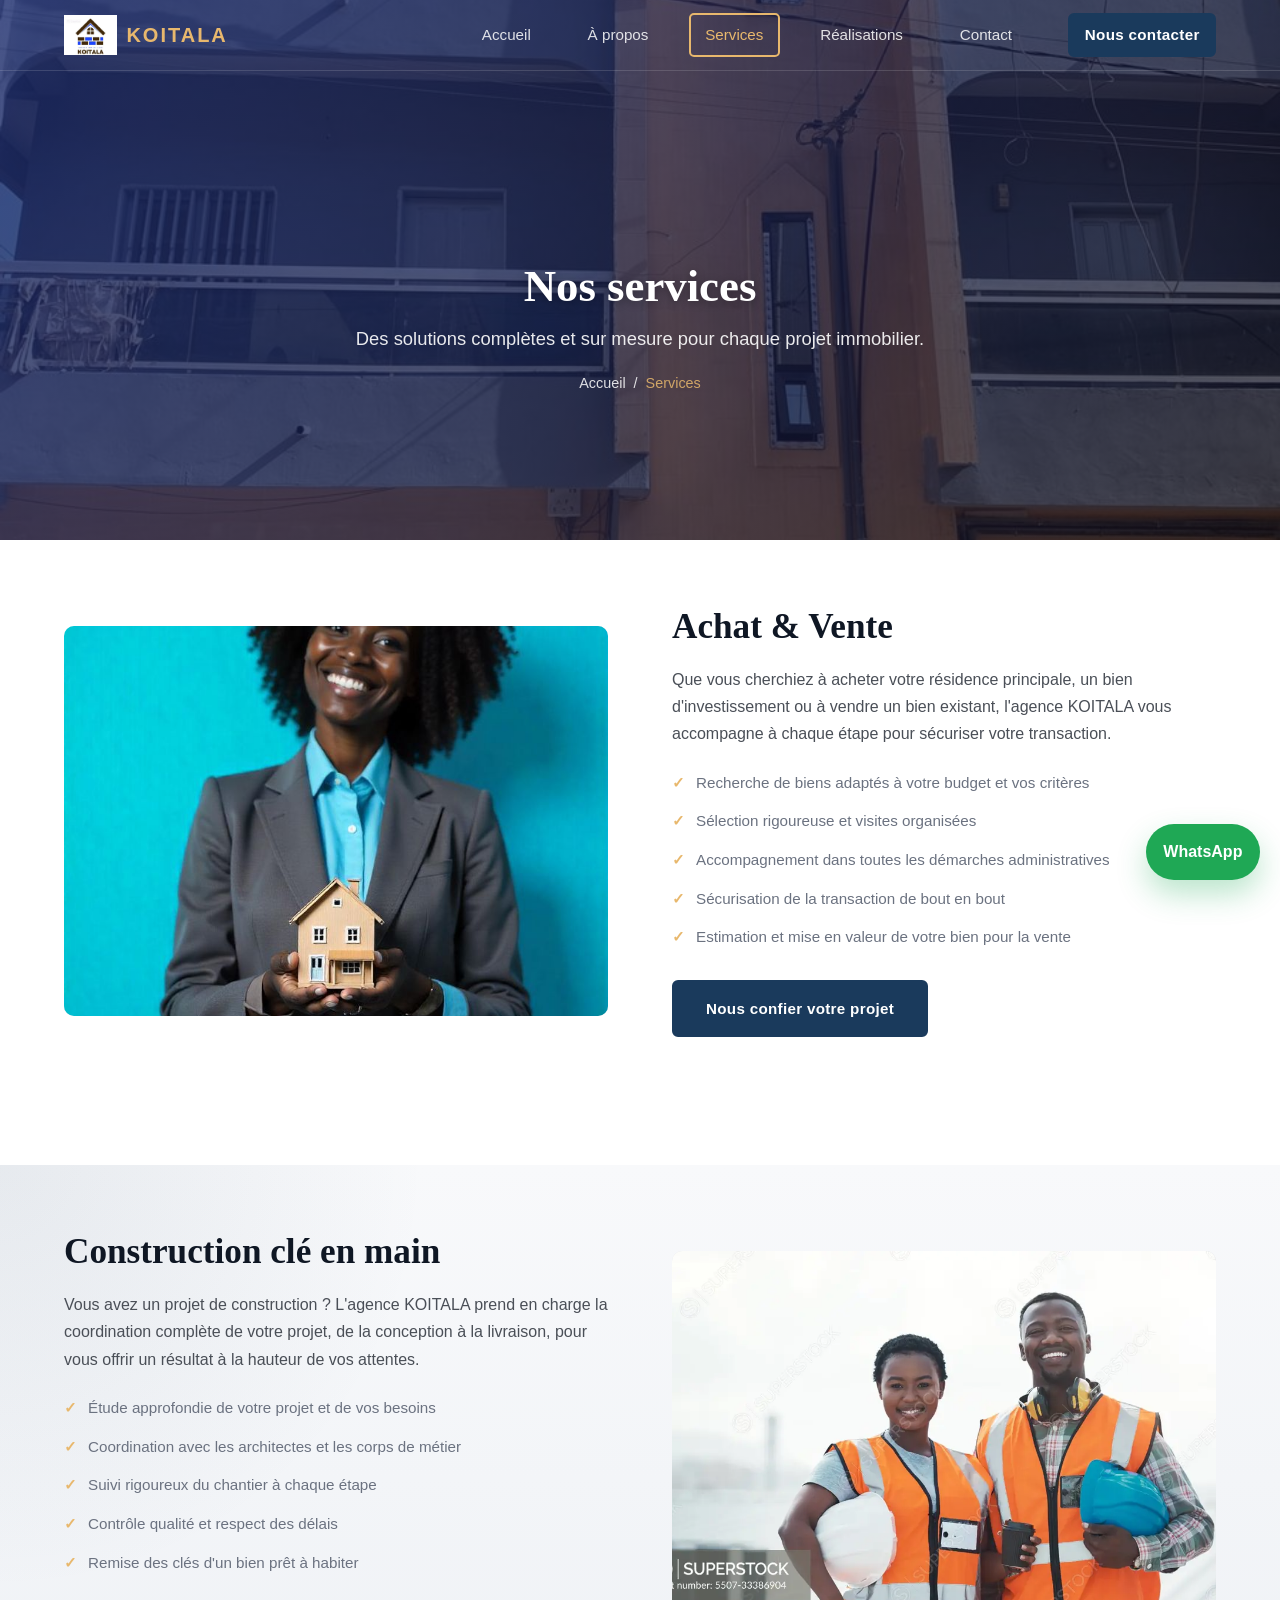
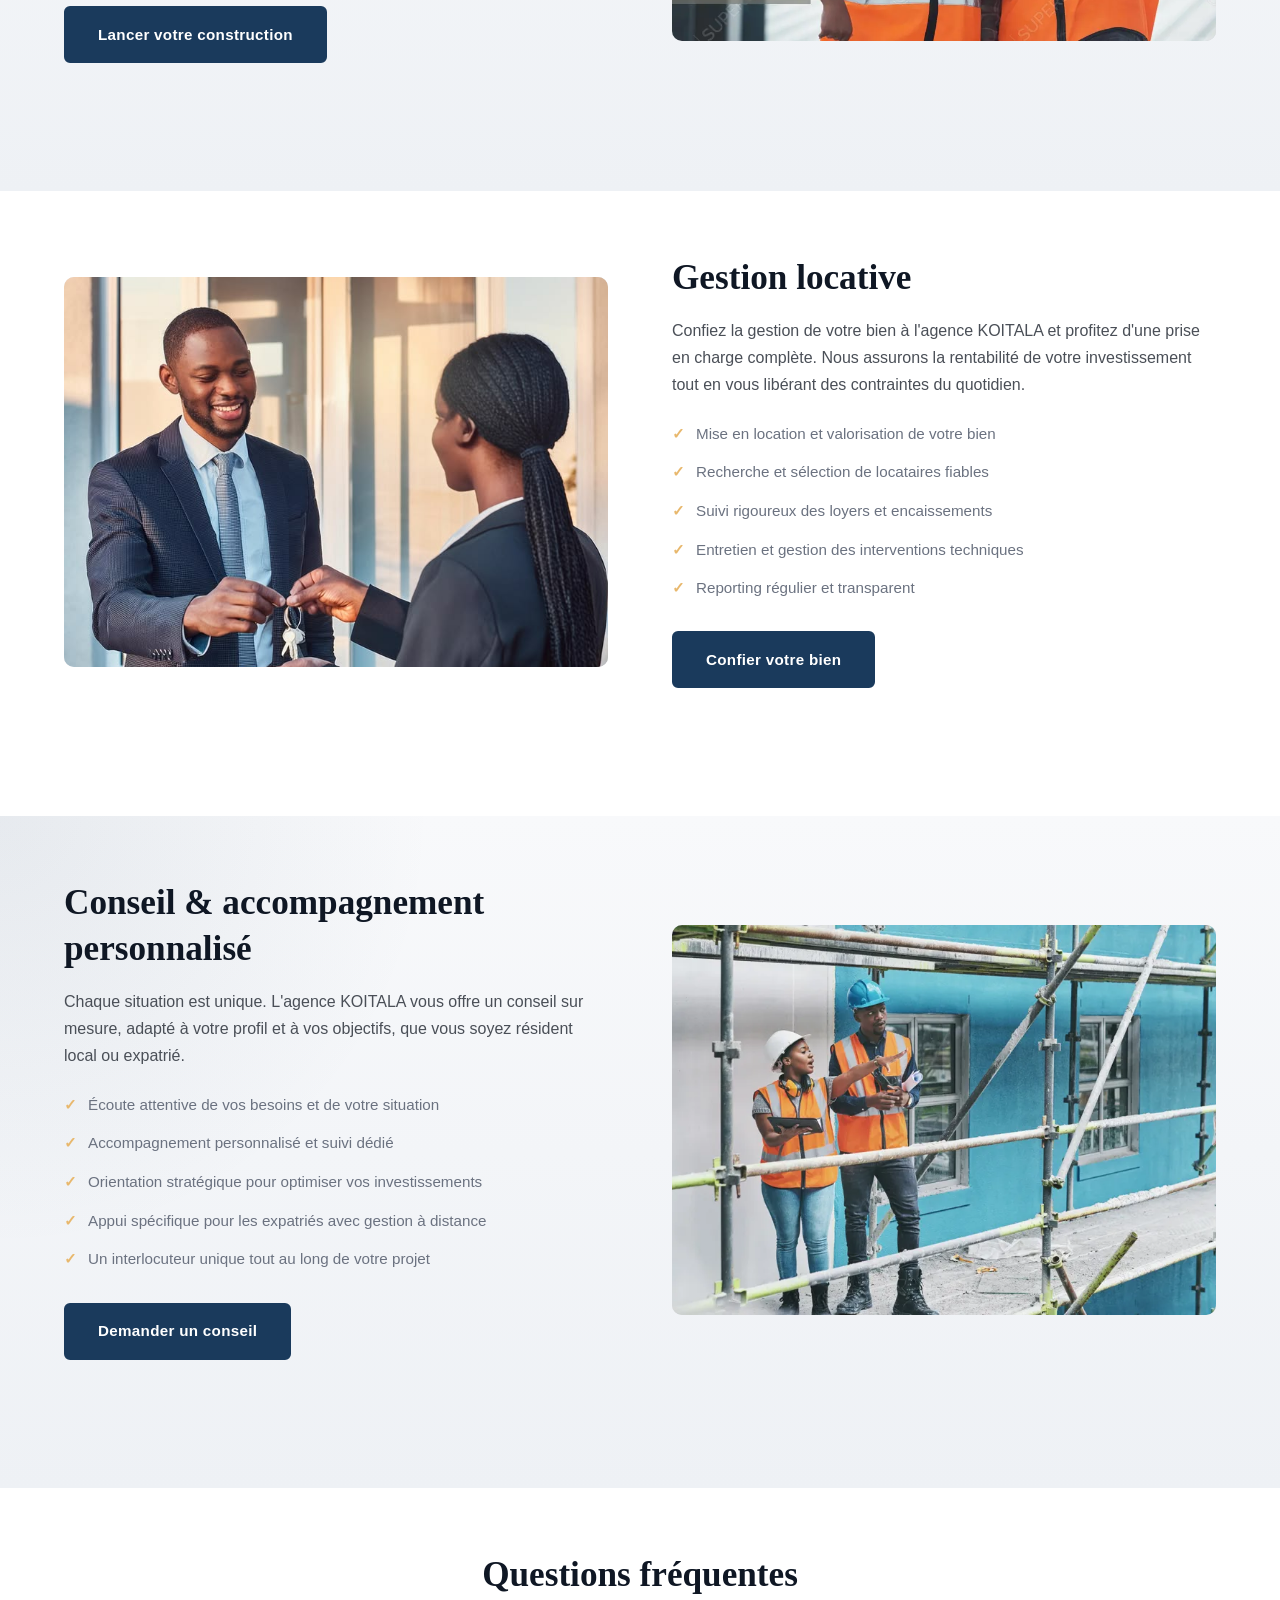
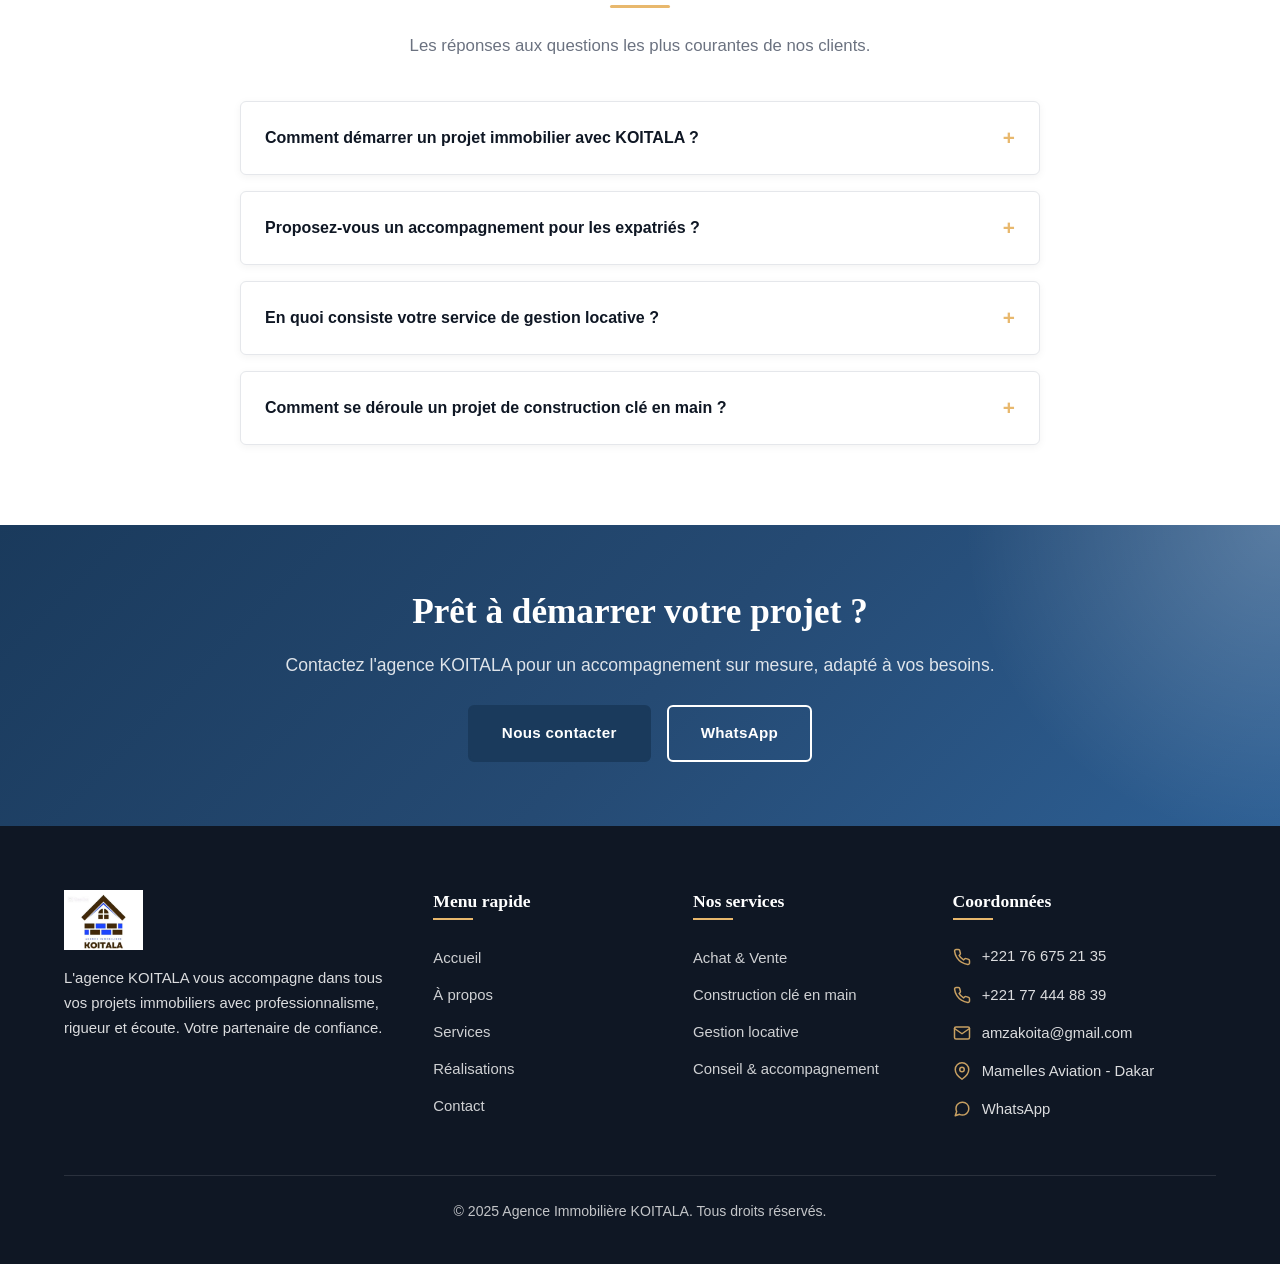
<file: services.html>
<!DOCTYPE html>
<html lang="fr">
<head>
  <meta charset="UTF-8">
  <meta name="viewport" content="width=device-width, initial-scale=1.0">
  <meta name="description" content="Découvrez les services de l'agence KOITALA : achat, vente, construction clé en main, gestion locative et conseil personnalisé pour vos projets immobiliers.">
  <meta name="robots" content="index, follow">
  <meta name="author" content="Agence Immobilière KOITALA">
  <meta name="theme-color" content="#1e1e3a">
  <meta property="og:type" content="website">
  <meta property="og:title" content="Nos services - Agence Immobilière KOITALA">
  <meta property="og:description" content="Achat, vente, construction clé en main, gestion locative et conseil immobilier à Dakar.">
  <meta property="og:locale" content="fr_FR">
  <meta property="og:image" content="assets/img/construction.jpg">
  <meta name="twitter:card" content="summary_large_image">
  <title>Nos services - Agence Immobilière KOITALA</title>
  <link rel="icon" type="image/jpeg" href="assets/img/logo_koitala.jpeg">
  <link rel="stylesheet" href="assets/css/style.css">
</head>
<body class="services-page">

  <header class="header">
    <div class="container">
      <a href="index.html" class="logo">
        <img src="assets/img/logo_koitala.jpeg" alt="Agence Immobilière KOITALA" class="logo-img">
        <span class="logo-text"><span class="logo-koi">KOI</span><span class="logo-tala">TALA</span></span>
      </a>
      <nav class="nav-menu" aria-label="Navigation principale">
        <a href="index.html">Accueil</a>
        <a href="apropos.html">À propos</a>
        <a href="services.html" class="active">Services</a>
        <a href="realisations.html">Réalisations</a>
        <a href="contact.html">Contact</a>
        <a href="contact.html" class="btn btn-primary nav-cta">Nous contacter</a>
      </nav>
      <button class="hamburger" aria-label="Ouvrir le menu" aria-expanded="false">
        <span></span>
        <span></span>
        <span></span>
      </button>
    </div>
    <div class="nav-overlay"></div>
  </header>

  <div class="page-content" style="padding-top: 0;">
  <section class="page-banner-hero services-banner-hero">
    <div class="banner-slide active" style="background-image: url('assets/img/realisation6.jpeg');"></div>
    <div class="page-banner-overlay"></div>
    <div class="container">
      <h1>Nos services</h1>
      <p>Des solutions complètes et sur mesure pour chaque projet immobilier.</p>
      <div class="breadcrumb">
        <a href="index.html">Accueil</a> / <span>Services</span>
      </div>
    </div>
  </section>

  <section class="section" id="achat-vente">
    <div class="container">
      <div class="service-detail">
        <div class="service-detail-img fade-in-left">
          <img src="assets/img/vente.jpg" alt="Achat et vente immobilière">
        </div>
        <div class="service-detail-text fade-in-right">
          <h2>Achat &amp; Vente</h2>
          <p>Que vous cherchiez à acheter votre résidence principale, un bien d'investissement ou à vendre un bien existant, l'agence KOITALA vous accompagne à chaque étape pour sécuriser votre transaction.</p>
          <ul>
            <li>Recherche de biens adaptés à votre budget et vos critères</li>
            <li>Sélection rigoureuse et visites organisées</li>
            <li>Accompagnement dans toutes les démarches administratives</li>
            <li>Sécurisation de la transaction de bout en bout</li>
            <li>Estimation et mise en valeur de votre bien pour la vente</li>
          </ul>
          <a href="contact.html" class="btn btn-primary">Nous confier votre projet</a>
        </div>
      </div>
    </div>
  </section>

  <section class="section section-gray" id="construction">
    <div class="container">
      <div class="service-detail reverse">
        <div class="service-detail-img fade-in-right">
          <img src="assets/img/construction.jpg" alt="Construction clé en main">
        </div>
        <div class="service-detail-text fade-in-left">
          <h2>Construction clé en main</h2>
          <p>Vous avez un projet de construction ? L'agence KOITALA prend en charge la coordination complète de votre projet, de la conception à la livraison, pour vous offrir un résultat à la hauteur de vos attentes.</p>
          <ul>
            <li>Étude approfondie de votre projet et de vos besoins</li>
            <li>Coordination avec les architectes et les corps de métier</li>
            <li>Suivi rigoureux du chantier à chaque étape</li>
            <li>Contrôle qualité et respect des délais</li>
            <li>Remise des clés d'un bien prêt à habiter</li>
          </ul>
          <a href="contact.html" class="btn btn-primary">Lancer votre construction</a>
        </div>
      </div>
    </div>
  </section>

  <section class="section" id="gestion-locative">
    <div class="container">
      <div class="service-detail">
        <div class="service-detail-img fade-in-left">
          <img src="assets/img/logement.jpg" alt="Gestion locative">
        </div>
        <div class="service-detail-text fade-in-right">
          <h2>Gestion locative</h2>
          <p>Confiez la gestion de votre bien à l'agence KOITALA et profitez d'une prise en charge complète. Nous assurons la rentabilité de votre investissement tout en vous libérant des contraintes du quotidien.</p>
          <ul>
            <li>Mise en location et valorisation de votre bien</li>
            <li>Recherche et sélection de locataires fiables</li>
            <li>Suivi rigoureux des loyers et encaissements</li>
            <li>Entretien et gestion des interventions techniques</li>
            <li>Reporting régulier et transparent</li>
          </ul>
          <a href="contact.html" class="btn btn-primary">Confier votre bien</a>
        </div>
      </div>
    </div>
  </section>

  <section class="section section-gray" id="conseil">
    <div class="container">
      <div class="service-detail reverse">
        <div class="service-detail-img fade-in-right">
          <img src="assets/img/R1.webp" alt="Conseil et accompagnement personnalisé">
        </div>
        <div class="service-detail-text fade-in-left">
          <h2>Conseil &amp; accompagnement personnalisé</h2>
          <p>Chaque situation est unique. L'agence KOITALA vous offre un conseil sur mesure, adapté à votre profil et à vos objectifs, que vous soyez résident local ou expatrié.</p>
          <ul>
            <li>Écoute attentive de vos besoins et de votre situation</li>
            <li>Accompagnement personnalisé et suivi dédié</li>
            <li>Orientation stratégique pour optimiser vos investissements</li>
            <li>Appui spécifique pour les expatriés avec gestion à distance</li>
            <li>Un interlocuteur unique tout au long de votre projet</li>
          </ul>
          <a href="contact.html" class="btn btn-primary">Demander un conseil</a>
        </div>
      </div>
    </div>
  </section>

  <section class="section">
    <div class="container">
      <div class="section-title fade-in">
        <h2>Questions fréquentes</h2>
        <p>Les réponses aux questions les plus courantes de nos clients.</p>
      </div>
      <div class="faq-section fade-in">
        <div class="faq-item">
          <button class="faq-question" aria-expanded="false">
            <span>Comment démarrer un projet immobilier avec KOITALA ?</span>
            <span class="faq-toggle">+</span>
          </button>
          <div class="faq-answer">
            <div class="faq-answer-inner">
              <p>Contactez-nous par téléphone, email ou via notre formulaire en ligne. Nous organisons un premier échange pour comprendre votre projet, puis nous définissons ensemble un plan d'action personnalisé.</p>
            </div>
          </div>
        </div>
        <div class="faq-item">
          <button class="faq-question" aria-expanded="false">
            <span>Proposez-vous un accompagnement pour les expatriés ?</span>
            <span class="faq-toggle">+</span>
          </button>
          <div class="faq-answer">
            <div class="faq-answer-inner">
              <p>Oui, nous accompagnons activement les expatriés dans leurs projets immobiliers, avec suivi régulier, comptes rendus détaillés et prise en charge complète des démarches sur place.</p>
            </div>
          </div>
        </div>
        <div class="faq-item">
          <button class="faq-question" aria-expanded="false">
            <span>En quoi consiste votre service de gestion locative ?</span>
            <span class="faq-toggle">+</span>
          </button>
          <div class="faq-answer">
            <div class="faq-answer-inner">
              <p>Notre service comprend la mise en location du bien, la recherche de locataires fiables, le suivi des loyers, la gestion de l'entretien et un reporting régulier.</p>
            </div>
          </div>
        </div>
        <div class="faq-item">
          <button class="faq-question" aria-expanded="false">
            <span>Comment se déroule un projet de construction clé en main ?</span>
            <span class="faq-toggle">+</span>
          </button>
          <div class="faq-answer">
            <div class="faq-answer-inner">
              <p>Le projet débute par une étude approfondie de vos besoins et de votre budget, puis nous coordonnons l'ensemble des intervenants jusqu'à la livraison du bien.</p>
            </div>
          </div>
        </div>
      </div>
    </div>
  </section>

  <section class="cta-section">
    <div class="container fade-in">
      <h2>Prêt à démarrer votre projet ?</h2>
      <p>Contactez l'agence KOITALA pour un accompagnement sur mesure, adapté à vos besoins.</p>
      <div class="cta-actions">
        <a href="contact.html" class="btn btn-white">Nous contacter</a>
        <a href="https://wa.me/221766752135?text=Bonjour%20KOITALA%2C%20je%20souhaite%20des%20informations%20sur%20vos%20services." class="btn btn-secondary">WhatsApp</a>
      </div>
    </div>
  </section>
  </div>

  <footer class="footer">
    <div class="container">
      <div class="footer-grid">
        <div class="footer-col footer-about">
          <div class="footer-logo">
            <img src="assets/img/logo_koitala.jpeg" alt="Agence Immobilière KOITALA" class="footer-logo-img">
          </div>
          <p>L'agence KOITALA vous accompagne dans tous vos projets immobiliers avec professionnalisme, rigueur et écoute. Votre partenaire de confiance.</p>
        </div>
        <div class="footer-col">
          <h3>Menu rapide</h3>
          <ul>
            <li><a href="index.html">Accueil</a></li>
            <li><a href="apropos.html">À propos</a></li>
            <li><a href="services.html">Services</a></li>
            <li><a href="realisations.html">Réalisations</a></li>
            <li><a href="contact.html">Contact</a></li>
          </ul>
        </div>
        <div class="footer-col">
          <h3>Nos services</h3>
          <ul>
            <li><a href="services.html#achat-vente">Achat &amp; Vente</a></li>
            <li><a href="services.html#construction">Construction clé en main</a></li>
            <li><a href="services.html#gestion-locative">Gestion locative</a></li>
            <li><a href="services.html#conseil">Conseil &amp; accompagnement</a></li>
          </ul>
        </div>
        <div class="footer-col">
          <h3>Coordonnées</h3>
          <div class="footer-contact-item">
            <svg xmlns="http://www.w3.org/2000/svg" width="18" height="18" viewBox="0 0 24 24" fill="none" stroke="currentColor" stroke-width="2" stroke-linecap="round" stroke-linejoin="round"><path d="M22 16.92v3a2 2 0 0 1-2.18 2 19.79 19.79 0 0 1-8.63-3.07 19.5 19.5 0 0 1-6-6 19.79 19.79 0 0 1-3.07-8.67A2 2 0 0 1 4.11 2h3a2 2 0 0 1 2 1.72c.127.96.361 1.903.7 2.81a2 2 0 0 1-.45 2.11L8.09 9.91a16 16 0 0 0 6 6l1.27-1.27a2 2 0 0 1 2.11-.45c.907.339 1.85.573 2.81.7A2 2 0 0 1 22 16.92z"/></svg>
            <a href="tel:+221766752135">+221 76 675 21 35</a>
          </div>
          <div class="footer-contact-item">
            <svg xmlns="http://www.w3.org/2000/svg" width="18" height="18" viewBox="0 0 24 24" fill="none" stroke="currentColor" stroke-width="2" stroke-linecap="round" stroke-linejoin="round"><path d="M22 16.92v3a2 2 0 0 1-2.18 2 19.79 19.79 0 0 1-8.63-3.07 19.5 19.5 0 0 1-6-6 19.79 19.79 0 0 1-3.07-8.67A2 2 0 0 1 4.11 2h3a2 2 0 0 1 2 1.72c.127.96.361 1.903.7 2.81a2 2 0 0 1-.45 2.11L8.09 9.91a16 16 0 0 0 6 6l1.27-1.27a2 2 0 0 1 2.11-.45c.907.339 1.85.573 2.81.7A2 2 0 0 1 22 16.92z"/></svg>
            <a href="tel:+221774448839">+221 77 444 88 39</a>
          </div>
          <div class="footer-contact-item">
            <svg xmlns="http://www.w3.org/2000/svg" width="18" height="18" viewBox="0 0 24 24" fill="none" stroke="currentColor" stroke-width="2" stroke-linecap="round" stroke-linejoin="round"><path d="M4 4h16c1.1 0 2 .9 2 2v12c0 1.1-.9 2-2 2H4c-1.1 0-2-.9-2-2V6c0-1.1.9-2 2-2z"/><polyline points="22,6 12,13 2,6"/></svg>
            <a href="mailto:amzakoita@gmail.com">amzakoita@gmail.com</a>
          </div>
          <div class="footer-contact-item">
            <svg xmlns="http://www.w3.org/2000/svg" width="18" height="18" viewBox="0 0 24 24" fill="none" stroke="currentColor" stroke-width="2" stroke-linecap="round" stroke-linejoin="round"><path d="M21 10c0 7-9 13-9 13s-9-6-9-13a9 9 0 0 1 18 0z"/><circle cx="12" cy="10" r="3"/></svg>
            <span>Mamelles Aviation - Dakar</span>
          </div>
          <div class="footer-contact-item">
            <svg xmlns="http://www.w3.org/2000/svg" width="18" height="18" viewBox="0 0 24 24" fill="none" stroke="currentColor" stroke-width="2" stroke-linecap="round" stroke-linejoin="round"><path d="M21 11.5a8.38 8.38 0 0 1-.9 3.8 8.5 8.5 0 0 1-7.6 4.7 8.38 8.38 0 0 1-3.8-.9L3 21l1.9-5.7a8.38 8.38 0 0 1-.9-3.8 8.5 8.5 0 0 1 4.7-7.6 8.38 8.38 0 0 1 3.8-.9h.5a8.48 8.48 0 0 1 8 8v.5z"/></svg>
            <a href="https://wa.me/221766752135">WhatsApp</a>
          </div>
        </div>
      </div>
      <div class="footer-bottom">
        <p>&copy; 2025 Agence Immobilière KOITALA. Tous droits réservés.</p>
      </div>
    </div>
  </footer>

  <a class="floating-whatsapp" href="https://wa.me/221766752135?text=Bonjour%20KOITALA%2C%20je%20souhaite%20en%20savoir%20plus%20sur%20vos%20services." aria-label="Contacter KOITALA sur WhatsApp">
    WhatsApp
  </a>

  <script src="assets/js/script.js"></script>
</body>
</html>
</file>
<file: assets/css/style.css>
/* ============================================
   AGENCE IMMOBILIÈRE KOITALA - Style Global
   ============================================ */

/* === VARIABLES CSS === */
:root {
  /* Couleurs principales — thème koitala.netlify.app */
  --bleu-royal: #1a3a5c;
  --bleu-royal-dark: #0f1724;
  --bleu-royal-light: #254a73;
  --marron-fonce: #5c3a1e;
  --marron-light: #7a5230;
  --blanc: #ffffff;
  --gris-tres-clair: #f7f8fa;
  --gris-clair: #e2e4e8;
  --gris-moyen: #9a9ab0;
  --gris-texte: #cbd0dc;
  --noir: #0f1724;
  --or-accent: #e8b86d;
  --or-hover: #d8a85c;
  --orange-accent: #e8b86d;
  --orange-hover: #d8a85c;
  --vert-succes: #28a745;
  --rouge-erreur: #dc3545;
  --fond-sombre: #1a3a5c;
  --fond-carte: #24244a;
  --fond-carte-hover: #2c2c58;
  --bordure-sombre: #353560;

  /* Typographie */
  --font-principal: 'Segoe UI', Tahoma, Geneva, Verdana, sans-serif;
  --font-titre: Georgia, 'Times New Roman', Times, serif;

  /* Espacements */
  --espace-xs: 0.5rem;
  --espace-sm: 1rem;
  --espace-md: 1.5rem;
  --espace-lg: 2.5rem;
  --espace-xl: 4rem;
  --espace-xxl: 6rem;

  /* Ombres */
  --ombre-legere: 0 2px 8px rgba(0, 0, 0, 0.08);
  --ombre-moyenne: 0 4px 16px rgba(0, 0, 0, 0.12);
  --ombre-forte: 0 8px 32px rgba(0, 0, 0, 0.16);

  /* Rayons */
  --rayon-sm: 6px;
  --rayon-md: 10px;
  --rayon-lg: 16px;
  --rayon-rond: 50%;

  /* Transitions */
  --transition: all 0.3s ease;
  --transition-lente: all 0.5s ease;

  /* Largeur max */
  --max-width: 1200px;
}

/* === RESET & BASE === */
*,
*::before,
*::after {
  margin: 0;
  padding: 0;
  box-sizing: border-box;
}

html {
  scroll-behavior: smooth;
  font-size: 16px;
  -webkit-text-size-adjust: 100%;
}

body {
  font-family: var(--font-principal);
  color: #4a4f57;
  background-color: var(--blanc);
  line-height: 1.7;
  overflow-x: hidden;
  text-rendering: optimizeLegibility;
}

a {
  text-decoration: none;
  color: inherit;
  transition: var(--transition);
}

ul {
  list-style: none;
}

img {
  max-width: 100%;
  height: auto;
  display: block;
}

h1, h2, h3, h4, h5, h6 {
  font-family: var(--font-titre);
  color: var(--noir);
  line-height: 1.3;
}

h1 { font-size: 2.8rem; }
h2 { font-size: 2.2rem; }
h3 { font-size: 1.5rem; }
h4 { font-size: 1.2rem; }

p {
  margin-bottom: var(--espace-sm);
}

/* === UTILITAIRES === */
.container {
  width: 100%;
  max-width: var(--max-width);
  margin: 0 auto;
  padding: 0 var(--espace-md);
}

.section {
  padding: var(--espace-xl) 0;
  position: relative;
}

.section-gray {
  background:
    radial-gradient(circle at top left, rgba(26, 58, 92, 0.08), transparent 30%),
    linear-gradient(180deg, #f8f9fb 0%, #eef1f5 100%);
}

.section-light {
  background-color: var(--blanc);
}

.section-bleu-gradient {
  background: linear-gradient(135deg, #1a2a6c, #2a4080, #1e3a7a);
  border-top: 1px solid rgba(200, 149, 44, 0.3);
  border-bottom: 1px solid rgba(200, 149, 44, 0.3);
}

.section-bleu-gradient .section-title h2 {
  color: var(--blanc);
}

.section-bleu-gradient .section-title p {
  color: rgba(255, 255, 255, 0.8);
}

.section-bleu-gradient .card {
  background: rgba(255, 255, 255, 0.08);
  border: 1px solid rgba(255, 255, 255, 0.15);
  backdrop-filter: blur(5px);
}

.section-bleu-gradient .card:hover {
  background: rgba(255, 255, 255, 0.14);
  border-color: var(--or-accent);
}

.section-bleu-gradient .card h3 {
  color: var(--blanc);
}

.section-bleu-gradient .card p {
  color: rgba(255, 255, 255, 0.75);
}

.section-light .section-title h2 {
  color: var(--noir);
}

.section-light .section-title p {
  color: #6b7280;
}

.section-light .card {
  background-color: var(--blanc);
  border: 1px solid #e5e7eb;
  box-shadow: 0 2px 12px rgba(0, 0, 0, 0.06);
}

.section-light .card:hover {
  background-color: var(--blanc);
  border-color: var(--or-accent);
  box-shadow: 0 8px 24px rgba(0, 0, 0, 0.1);
}

.section-light .card h3 {
  color: var(--noir);
}

.section-light .card p {
  color: #6b7280;
}

.section-title {
  text-align: center;
  margin-bottom: var(--espace-lg);
}

.section-title h2 {
  margin-bottom: var(--espace-xs);
  position: relative;
  display: inline-block;
}

.section-title h2::after {
  content: '';
  display: block;
  width: 60px;
  height: 3px;
  background: var(--orange-accent);
  margin: var(--espace-xs) auto 0;
  border-radius: 2px;
}

.section-title p {
  color: #6b7280;
  font-size: 1.05rem;
  max-width: 650px;
  margin: var(--espace-sm) auto 0;
}

/* === BOUTONS === */
.btn {
  display: inline-block;
  padding: 0.85rem 2rem;
  border-radius: var(--rayon-sm);
  font-size: 0.95rem;
  font-weight: 600;
  cursor: pointer;
  transition: var(--transition);
  border: 2px solid transparent;
  text-align: center;
  letter-spacing: 0.3px;
}

.btn-primary {
  background-color: var(--bleu-royal);
  color: var(--blanc);
  border-color: var(--bleu-royal);
}

.btn-primary:hover {
  background-color: var(--bleu-royal-dark);
  border-color: var(--bleu-royal-dark);
  transform: translateY(-2px);
  box-shadow: var(--ombre-moyenne);
}

.btn-secondary {
  background-color: transparent;
  color: var(--blanc);
  border-color: var(--blanc);
}

.btn-secondary:hover {
  background-color: var(--blanc);
  color: var(--bleu-royal);
  transform: translateY(-2px);
}

.btn-outline {
  background-color: transparent;
  color: var(--bleu-royal);
  border-color: var(--bleu-royal);
}

.btn-outline:hover {
  background-color: var(--bleu-royal);
  color: var(--blanc);
  transform: translateY(-2px);
  box-shadow: var(--ombre-moyenne);
}

.btn-white {
  background-color: var(--blanc);
  color: var(--fond-sombre);
  border-color: var(--blanc);
}

.btn-white:hover {
  background-color: var(--or-accent);
  color: var(--noir);
  border-color: var(--or-accent);
  transform: translateY(-2px);
}

/* === TOP BAR === */
.top-bar {
  background-color: #1a2a6c;
  color: var(--blanc);
  padding: 0.5rem 0;
  font-size: 0.85rem;
  position: relative;
  z-index: 1001;
}

/* Sur les pages internes (pas accueil), compenser le header fixed */
.page-content {
  padding-top: 80px;
}

.top-bar .container {
  display: flex;
  justify-content: space-between;
  align-items: center;
  flex-wrap: wrap;
  gap: 0.5rem;
}

.top-bar-left {
  display: flex;
  gap: var(--espace-md);
  align-items: center;
}

.top-bar-left a {
  color: var(--blanc);
  opacity: 0.9;
}

.top-bar-left a:hover {
  opacity: 1;
  color: var(--orange-accent);
}

.top-bar-right {
  display: flex;
  gap: var(--espace-sm);
  align-items: center;
}

/* === HEADER === */
.header {
  background-color: transparent;
  position: fixed;
  top: 0;
  left: 0;
  width: 100%;
  z-index: 1000;
  transition: var(--transition);
  border-bottom: 1px solid rgba(255, 255, 255, 0.1);
}

body.services-page .header {
  background: transparent;
  border-bottom-color: rgba(255, 255, 255, 0.14);
}

.header.scrolled {
  background-color: var(--blanc);
  box-shadow: 0 2px 12px rgba(0, 0, 0, 0.1);
  border-bottom-color: transparent;
}

body.services-page .header.scrolled {
  background: rgba(255, 255, 255, 0.94);
}

.header.scrolled .logo-koi {
  color: var(--noir);
}

.header.scrolled .nav-menu a {
  color: #4a4f57;
}

.header.scrolled .nav-menu a:hover,
.header.scrolled .nav-menu a.active {
  color: var(--or-accent);
}

.header.scrolled .nav-menu a.active {
  border-color: var(--or-accent);
}

.header.scrolled .hamburger span {
  background-color: var(--noir);
}

.header .container {
  display: flex;
  justify-content: space-between;
  align-items: center;
  padding-top: 0.8rem;
  padding-bottom: 0.8rem;
}

.logo {
  display: flex;
  align-items: center;
  gap: 0.6rem;
  font-weight: 700;
  font-size: 1.3rem;
  color: var(--blanc);
  font-family: var(--font-principal);
}

.logo-text {
  font-size: 1.25rem;
  font-weight: 700;
  letter-spacing: 2px;
  text-transform: uppercase;
  font-family: var(--font-principal);
}

.logo-koi {
  color: var(--blanc);
}

.logo-tala {
  color: var(--or-accent);
}

.logo-img {
  height: 40px;
  width: auto;
  display: block;
}

.logo-icon {
  width: 48px;
  height: 48px;
  background: linear-gradient(135deg, var(--bleu-royal), var(--bleu-royal-light));
  border-radius: var(--rayon-sm);
  display: flex;
  align-items: center;
  justify-content: center;
  color: var(--blanc);
  font-size: 1.2rem;
  font-weight: 700;
}

.logo span {
  color: var(--orange-accent);
}

/* Navigation */
.nav-menu {
  display: flex;
  align-items: center;
  gap: var(--espace-md);
}

.nav-menu a {
  color: rgba(255, 255, 255, 0.85);
  font-weight: 500;
  font-size: 0.95rem;
  padding: 0.45rem 0.9rem;
  position: relative;
  border-radius: 5px;
  border: 2px solid transparent;
}

.nav-menu a:hover {
  color: var(--or-accent);
}

.nav-menu a.active {
  color: var(--or-accent);
  border-color: var(--or-accent);
  background-color: transparent;
}

.nav-cta {
  margin-left: var(--espace-sm);
}

.nav-menu a.btn.nav-cta {
  background-color: var(--bleu-royal);
  color: var(--blanc);
  border-color: var(--bleu-royal);
  font-weight: 600;
  border-radius: var(--rayon-sm);
}

.nav-menu a.btn.nav-cta:hover {
  background-color: var(--bleu-royal-dark);
  border-color: var(--bleu-royal-dark);
  color: var(--blanc);
}

.nav-mobile-action {
  display: none;
}

/* Hamburger */
.hamburger {
  display: none;
  flex-direction: column;
  gap: 5px;
  cursor: pointer;
  padding: 5px;
  background: none;
  border: none;
  z-index: 1001;
}

.hamburger span {
  display: block;
  width: 28px;
  height: 3px;
  background-color: var(--blanc);
  border-radius: 2px;
  transition: var(--transition);
}

.hamburger.active span:nth-child(1) {
  transform: rotate(45deg) translate(5px, 6px);
}

.hamburger.active span:nth-child(2) {
  opacity: 0;
}

.hamburger.active span:nth-child(3) {
  transform: rotate(-45deg) translate(5px, -6px);
}

/* === HERO === */
.hero {
  position: relative;
  color: var(--blanc);
  padding: var(--espace-xxl) 0;
  padding-top: calc(var(--espace-xxl) + 80px);
  min-height: 100vh;
  display: flex;
  align-items: center;
  overflow: hidden;
}

.hero-slide {
  position: absolute;
  top: 0;
  left: 0;
  width: 100%;
  height: 100%;
  background-size: cover;
  background-position: center;
  opacity: 0;
  transition: opacity 1.2s ease-in-out;
  z-index: 0;
}

.hero-slide.active {
  opacity: 1;
}

.hero-overlay {
  position: absolute;
  top: 0;
  left: 0;
  width: 100%;
  height: 100%;
  background: linear-gradient(135deg, rgba(14, 14, 26, 0.72), rgba(30, 30, 58, 0.78));
  z-index: 1;
}

.hero .container {
  position: relative;
  z-index: 2;
}

.hero-grid {
  display: grid;
  grid-template-columns: 1fr 1fr;
  gap: var(--espace-xl);
  align-items: center;
}

.hero-content {
  max-width: 700px;
}

.text-or {
  color: var(--or-accent);
}

.hero-image {
  display: flex;
  justify-content: center;
  align-items: center;
}

.hero-image img {
  width: 100%;
  max-width: 500px;
  border-radius: var(--rayon-lg);
  box-shadow: 0 20px 60px rgba(0, 0, 0, 0.4);
  border: 3px solid rgba(255, 255, 255, 0.15);
}

.hero-badge {
  display: inline-block;
  background-color: rgba(232, 117, 42, 0.2);
  color: var(--orange-accent);
  padding: 0.4rem 1rem;
  border-radius: 30px;
  font-size: 0.85rem;
  font-weight: 600;
  margin-bottom: var(--espace-md);
  border: 1px solid rgba(232, 117, 42, 0.3);
}

.hero h1 {
  color: var(--blanc);
  font-size: clamp(2.2rem, 4vw, 3rem);
  margin-bottom: var(--espace-sm);
  line-height: 1.2;
}

.hero h2 {
  color: var(--or-accent);
  font-size: clamp(1.05rem, 2vw, 1.4rem);
  font-weight: 400;
  margin-bottom: var(--espace-md);
  font-family: var(--font-principal);
}

.hero p {
  font-size: clamp(0.98rem, 1.6vw, 1.1rem);
  opacity: 0.92;
  margin-bottom: var(--espace-lg);
  line-height: 1.8;
}

.hero-buttons {
  display: flex;
  flex-direction: row;
  align-items: center;
  gap: var(--espace-sm);
  flex-wrap: nowrap;
}

.stats-strip {
  margin-top: calc(var(--espace-lg) * -1);
  position: relative;
  z-index: 3;
}

.stats-grid {
  display: grid;
  grid-template-columns: repeat(4, 1fr);
  gap: var(--espace-md);
}

.stat-card {
  background: rgba(255, 255, 255, 0.96);
  border: 1px solid rgba(200, 149, 44, 0.2);
  border-radius: var(--rayon-md);
  padding: 1.4rem;
  box-shadow: 0 16px 32px rgba(15, 23, 42, 0.08);
  text-align: center;
}

.stat-card strong {
  display: block;
  color: var(--bleu-royal);
  font-size: 1.35rem;
  margin-bottom: 0.35rem;
}

.stat-card span {
  color: #6b7280;
  font-size: 0.92rem;
}

/* Button animations */
.btn-animate {
  position: relative;
  overflow: hidden;
  z-index: 1;
}

.btn-animate::before {
  content: '';
  position: absolute;
  top: 0;
  left: -100%;
  width: 100%;
  height: 100%;
  background: linear-gradient(90deg, transparent, rgba(255,255,255,0.2), transparent);
  transition: left 0.5s ease;
  z-index: -1;
}

.btn-animate:hover::before {
  left: 100%;
}

.btn-animate:hover {
  transform: translateY(-3px);
  box-shadow: 0 8px 25px rgba(200, 149, 44, 0.35);
}

.btn-animate:active {
  transform: translateY(-1px);
  box-shadow: 0 4px 12px rgba(200, 149, 44, 0.25);
}

/* === CARDS GRID === */
.cards-grid {
  display: grid;
  grid-template-columns: repeat(auto-fit, minmax(260px, 1fr));
  gap: var(--espace-md);
}

.card {
  background-color: var(--blanc);
  border-radius: var(--rayon-md);
  padding: var(--espace-lg);
  text-align: center;
  box-shadow: 0 2px 12px rgba(0, 0, 0, 0.06);
  transition: var(--transition);
  border: 1px solid #e5e7eb;
}

.card:hover {
  transform: translateY(-5px);
  box-shadow: 0 8px 24px rgba(0, 0, 0, 0.1);
  border-color: var(--or-accent);
}

.card-icon {
  width: 70px;
  height: 70px;
  background: linear-gradient(135deg, var(--or-accent), var(--or-hover));
  border-radius: var(--rayon-rond);
  display: flex;
  align-items: center;
  justify-content: center;
  margin: 0 auto var(--espace-md);
  font-size: 1.8rem;
  color: var(--noir);
}

.card-icon.orange {
  background: linear-gradient(135deg, #1a2a6c, #2a4080);
  color: var(--blanc);
}

/* Pourquoi choisir - header */
.pourquoi-header {
  text-align: center;
  margin-bottom: var(--espace-xl);
  position: relative;
}

.pourquoi-header-inner {
  display: inline-flex;
  align-items: center;
  gap: 1.2rem;
  background: var(--blanc);
  padding: 1rem 2rem;
  border-radius: var(--rayon-lg);
  box-shadow: 0 4px 20px rgba(0, 0, 0, 0.06);
}

.pourquoi-image img {
  width: 80px;
  height: 80px;
  border-radius: var(--rayon-rond);
  object-fit: contain;
}

.service-header-icon {
  display: flex;
  align-items: center;
  justify-content: center;
  width: 80px;
  height: 80px;
  font-size: 0.95rem;
  font-weight: 700;
  letter-spacing: 0.4px;
  text-transform: uppercase;
  background: linear-gradient(135deg, var(--or-accent), var(--or-hover));
  border-radius: var(--rayon-rond);
  box-shadow: 0 4px 12px rgba(200, 149, 44, 0.25);
}

.pourquoi-text {
  text-align: left;
}

.pourquoi-text h2 {
  font-size: 1.6rem;
  margin-bottom: 0;
  color: var(--noir);
  line-height: 1.3;
}

.pourquoi-subtitle {
  display: block;
  text-align: center;
  margin-top: 0.8rem;
  font-size: 1rem;
  color: #6b7280;
}

.card-img {
  padding: 0;
  overflow: hidden;
}

.card-image {
  width: 100%;
  height: 220px;
  overflow: hidden;
}

.card-image img {
  width: 100%;
  height: 100%;
  object-fit: cover;
  image-rendering: auto;
  -webkit-image-rendering: auto;
  transition: transform 0.4s ease;
}

.card-img:hover .card-image img {
  transform: scale(1.05);
}

.card-img h3,
.card-img p {
  padding: 0 var(--espace-md);
}

.card-img h3 {
  padding-top: var(--espace-md);
}

.card-img p:last-child {
  padding-bottom: var(--espace-md);
}

.card h3 {
  margin-bottom: var(--espace-xs);
  font-size: 1.25rem;
  color: var(--noir);
}

.card p {
  color: #6b7280;
  font-size: 0.95rem;
}

/* === SERVICES BLOCKS === */
.services-grid {
  display: grid;
  grid-template-columns: repeat(auto-fit, minmax(270px, 1fr));
  gap: var(--espace-md);
}

.service-card {
  background-color: var(--blanc);
  border-radius: var(--rayon-md);
  overflow: hidden;
  box-shadow: 0 2px 12px rgba(0, 0, 0, 0.06);
  transition: var(--transition);
  border: 1px solid #e5e7eb;
  display: flex;
  flex-direction: column;
}

.service-card:hover {
  transform: translateY(-5px);
  box-shadow: 0 8px 24px rgba(0, 0, 0, 0.1);
  border-color: var(--or-accent);
}

.service-card-img {
  width: 100%;
  height: 200px;
  overflow: hidden;
  position: relative;
}

.service-card-img img {
  width: 100%;
  height: 100%;
  object-fit: cover;
  transition: transform 0.4s ease;
}

.service-card:hover .service-card-img img {
  transform: scale(1.05);
}

.service-card-header {
  background: linear-gradient(135deg, #1a2a6c, #2a4080);
  padding: var(--espace-md);
  color: var(--blanc);
  text-align: center;
}

.service-card-header .card-icon {
  background: rgba(255, 255, 255, 0.2);
  margin-bottom: var(--espace-sm);
}

.service-card-header h3 {
  color: var(--blanc);
  font-size: 1.15rem;
}

.service-card-body {
  padding: var(--espace-md);
  flex: 1;
  display: flex;
  flex-direction: column;
}

.service-card-body p {
  font-size: 0.93rem;
  color: #6b7280;
  margin-bottom: var(--espace-sm);
  flex: 1;
}

.service-card-body .btn {
  width: 100%;
  padding: 0.7rem;
  font-size: 0.9rem;
}

.process-grid {
  display: grid;
  grid-template-columns: repeat(auto-fit, minmax(230px, 1fr));
  gap: var(--espace-md);
}

.process-card {
  background: var(--blanc);
  border-radius: var(--rayon-md);
  border: 1px solid #e5e7eb;
  padding: var(--espace-lg);
  box-shadow: 0 10px 24px rgba(15, 23, 42, 0.06);
}

.process-step {
  display: inline-flex;
  align-items: center;
  justify-content: center;
  width: 44px;
  height: 44px;
  border-radius: 50%;
  background: linear-gradient(135deg, var(--bleu-royal), var(--bleu-royal-light));
  color: var(--blanc);
  font-weight: 700;
  margin-bottom: var(--espace-sm);
}

.process-card h3 {
  font-size: 1.15rem;
  margin-bottom: 0.4rem;
}

.process-card p {
  color: #6b7280;
  font-size: 0.94rem;
}

.testimonials-grid,
.proof-grid,
.quick-contact-grid {
  display: grid;
  grid-template-columns: repeat(auto-fit, minmax(250px, 1fr));
  gap: var(--espace-md);
}

.testimonial-card,
.proof-card,
.quick-contact-card {
  background: var(--blanc);
  border: 1px solid #e5e7eb;
  border-radius: var(--rayon-md);
  padding: var(--espace-lg);
  box-shadow: 0 10px 24px rgba(15, 23, 42, 0.06);
}

.testimonial-card h3,
.proof-card h3,
.quick-contact-card strong {
  font-size: 1.08rem;
  margin-bottom: 0.35rem;
  color: var(--noir);
}

.testimonial-text {
  color: #4b5563;
  font-style: italic;
}

.testimonial-card span,
.proof-card p,
.quick-contact-card span {
  color: #6b7280;
  font-size: 0.93rem;
}

.quick-contact-grid {
  margin-bottom: var(--espace-lg);
}

.quick-contact-card {
  display: block;
  transition: var(--transition);
}

.quick-contact-card:hover {
  transform: translateY(-5px);
  border-color: var(--or-accent);
  box-shadow: 0 16px 30px rgba(15, 23, 42, 0.1);
}

/* === ENGAGEMENT / CTA SECTION === */
.engagement {
  background:
    radial-gradient(circle at top, rgba(255, 255, 255, 0.12), transparent 28%),
    linear-gradient(135deg, #142454 0%, #1f3477 52%, #2d4a91 100%);
  color: var(--blanc);
  text-align: center;
  padding: var(--espace-xl) 0;
  position: relative;
  overflow: hidden;
}

.engagement h2 {
  color: var(--blanc);
  margin-bottom: var(--espace-md);
}

.engagement p {
  max-width: 700px;
  margin: 0 auto var(--espace-md);
  opacity: 0.92;
  font-size: 1.05rem;
}

/* CTA Section */
.cta-section {
  background:
    radial-gradient(circle at top right, rgba(255, 255, 255, 0.22), transparent 24%),
    linear-gradient(135deg, #1a3a5c 0%, #254a73 52%, #2d5f94 100%);
  color: var(--blanc);
  text-align: center;
  padding: var(--espace-xl) 0;
  position: relative;
  overflow: hidden;
}

.cta-section h2 {
  color: var(--blanc);
  margin-bottom: var(--espace-sm);
}

.cta-section p {
  opacity: 0.85;
  margin-bottom: var(--espace-md);
  font-size: 1.1rem;
  color: var(--blanc);
}

.cta-section .btn-white {
  background-color: var(--fond-sombre);
  color: var(--blanc);
  border-color: var(--fond-sombre);
}

.cta-section .btn-white:hover {
  background-color: var(--noir);
  border-color: var(--noir);
}

/* === RÉALISATIONS === */
.realisations-grid {
  display: grid;
  grid-template-columns: repeat(auto-fit, minmax(340px, 1fr));
  gap: var(--espace-md);
}

.realisation-card {
  background-color: var(--blanc);
  border-radius: var(--rayon-md);
  overflow: hidden;
  box-shadow: 0 2px 12px rgba(0, 0, 0, 0.06);
  transition: var(--transition);
  border: 1px solid #e5e7eb;
}

.realisation-card:hover {
  transform: translateY(-5px);
  box-shadow: 0 8px 24px rgba(0, 0, 0, 0.1);
  border-color: var(--or-accent);
}

.realisation-img {
  width: 100%;
  height: 300px;
  background: linear-gradient(135deg, #e5e7eb, #d1d5db);
  display: flex;
  align-items: center;
  justify-content: center;
  color: var(--blanc);
  font-size: 3rem;
  position: relative;
}

.realisation-img img {
  width: 100%;
  height: 100%;
  object-fit: cover;
  object-position: center;
  display: block;
  transition: transform 0.7s ease;
}

.realisation-card:hover .realisation-img img {
  transform: scale(1.06);
}

.realisation-badge {
  position: absolute;
  top: var(--espace-sm);
  left: var(--espace-sm);
  background-color: var(--marron-light);
  color: var(--blanc);
  border: 1px solid rgba(92, 58, 30, 0.25);
  padding: 0.3rem 0.8rem;
  border-radius: var(--rayon-sm);
  font-size: 0.8rem;
  font-weight: 600;
}

.realisation-body {
  padding: var(--espace-md);
}

.realisation-category {
  color: var(--or-accent);
  font-size: 0.85rem;
  font-weight: 600;
  text-transform: uppercase;
  letter-spacing: 0.5px;
  margin-bottom: 0.3rem;
}

.realisation-body h3 {
  font-size: 1.15rem;
  margin-bottom: 0.5rem;
}

.realisation-body p {
  font-size: 0.9rem;
  color: #6b7280;
}

.realisation-meta {
  margin-top: var(--espace-sm);
  display: grid;
  gap: 0.45rem;
}

.realisation-meta li {
  color: #4b5563;
  font-size: 0.9rem;
  line-height: 1.6;
}

.realisation-meta strong {
  color: var(--bleu-royal);
}

.realisation-mention {
  font-size: 0.8rem;
  font-style: italic;
  color: #9ca3af;
  margin-top: 0.5rem;
}

/* === PAGE BANNER === */
.page-banner-hero {
  position: relative;
  min-height: 500px;
  display: flex;
  align-items: center;
  justify-content: center;
  text-align: center;
  color: var(--blanc);
  overflow: hidden;
  padding: var(--espace-xxl) 0 var(--espace-xl);
  padding-top: calc(var(--espace-xxl) + 80px);
}

.banner-slide {
  position: absolute;
  inset: 0;
  background-size: cover;
  background-position: center;
  opacity: 0;
  transition: opacity 1.2s ease-in-out;
}

.banner-slide.active {
  opacity: 1;
}

.page-banner-overlay {
  position: absolute;
  inset: 0;
  background: linear-gradient(135deg, rgba(26, 42, 108, 0.8), rgba(12, 12, 26, 0.7));
  z-index: 1;
}

body.contact-page .page-banner-overlay {
  background:
    linear-gradient(135deg, rgba(9, 23, 56, 0.82), rgba(18, 35, 74, 0.74)),
    linear-gradient(180deg, rgba(212, 162, 62, 0.24), rgba(212, 162, 62, 0));
}

.page-banner-hero .container {
  position: relative;
  z-index: 2;
}

.page-banner-hero h1 {
  color: var(--blanc);
  font-size: clamp(2rem, 4vw, 2.8rem);
  margin-bottom: var(--espace-xs);
  text-shadow: 0 2px 10px rgba(0, 0, 0, 0.3);
}

.page-banner-hero > .container > p {
  opacity: 0.9;
  font-size: clamp(0.98rem, 1.8vw, 1.15rem);
}

.page-banner {
  background: linear-gradient(135deg, #1a2a6c, #2a4080);
  color: var(--blanc);
  text-align: center;
  padding: var(--espace-xl) 0 var(--espace-lg);
  padding-top: calc(var(--espace-xl) + 80px);
}

body.services-page .services-banner-hero {
  min-height: 540px;
}

body.services-page .services-banner-hero .banner-slide {
  background-position: center center;
}

.page-banner h1 {
  color: var(--blanc);
  font-size: 2.5rem;
  margin-bottom: var(--espace-xs);
}

.page-banner p {
  opacity: 0.9;
  font-size: 1.05rem;
}

.breadcrumb {
  display: flex;
  justify-content: center;
  gap: 0.5rem;
  margin-top: var(--espace-sm);
  font-size: 0.9rem;
  opacity: 0.85;
}

.breadcrumb a:hover {
  color: var(--orange-accent);
}

.breadcrumb span {
  color: var(--orange-accent);
}

/* === ABOUT SECTIONS === */
.about-content {
  display: grid;
  grid-template-columns: 1fr 1fr;
  gap: var(--espace-xl);
  align-items: center;
}

.about-img-placeholder {
  width: 100%;
  height: 420px;
  border-radius: var(--rayon-md);
  overflow: hidden;
  border-left: 5px solid var(--or-accent);
}

.about-img-placeholder img {
  width: 100%;
  height: 100%;
  object-fit: cover;
  object-position: center 70%;
  border-radius: var(--rayon-md);
  box-shadow: 0 8px 30px rgba(0, 0, 0, 0.1);
}

.about-text h2 {
  margin-bottom: var(--espace-sm);
  position: relative;
  padding-bottom: 0.6rem;
}

.about-text h2::after {
  content: '';
  position: absolute;
  left: 0;
  bottom: 0;
  width: 50px;
  height: 3px;
  background: linear-gradient(90deg, var(--or-accent), var(--or-hover));
  border-radius: 2px;
}

.about-text p {
  margin-bottom: var(--espace-sm);
  line-height: 1.8;
}

.highlight-box {
  background: linear-gradient(135deg, #fdf8f0, #f8f5ef);
  border-left: 4px solid var(--or-accent);
  padding: var(--espace-md) var(--espace-lg);
  border-radius: 0 var(--rayon-md) var(--rayon-md) 0;
  margin: var(--espace-md) 0;
  box-shadow: 0 2px 10px rgba(200, 149, 44, 0.08);
}

.highlight-box p {
  font-weight: 600;
  color: #5a4520;
  margin-bottom: 0;
  font-style: italic;
}

/* Timeline */
.timeline {
  max-width: 700px;
  margin: 0 auto;
  position: relative;
  padding-left: 40px;
}

.timeline::before {
  content: '';
  position: absolute;
  left: 15px;
  top: 0;
  bottom: 0;
  width: 3px;
  background: var(--or-accent);
  border-radius: 2px;
}

.timeline-item {
  position: relative;
  margin-bottom: var(--espace-lg);
}

.timeline-item::before {
  content: '';
  position: absolute;
  left: -33px;
  top: 5px;
  width: 14px;
  height: 14px;
  background: var(--or-accent);
  border-radius: var(--rayon-rond);
  border: 3px solid var(--blanc);
  box-shadow: 0 0 0 3px var(--or-accent);
}

.timeline-item h3 {
  font-size: 1.15rem;
  margin-bottom: 0.3rem;
  color: var(--noir);
}

.timeline-item h3::before {
  content: '';
  display: inline-block;
  width: 8px;
  height: 8px;
  background: var(--or-accent);
  border-radius: 2px;
  margin-right: 8px;
  vertical-align: middle;
}

.timeline-item p {
  color: #6b7280;
  font-size: 0.95rem;
}

/* Values grid */
.values-grid {
  display: grid;
  grid-template-columns: repeat(auto-fit, minmax(240px, 1fr));
  gap: var(--espace-md);
}

.value-card {
  background: var(--blanc);
  border-radius: var(--rayon-md);
  padding: var(--espace-lg);
  text-align: center;
  box-shadow: 0 2px 12px rgba(0, 0, 0, 0.06);
  transition: var(--transition);
  border: 1px solid #e5e7eb;
  border-top: 4px solid var(--or-accent);
  position: relative;
  overflow: hidden;
  animation: valueCardFloat 4.5s ease-in-out infinite;
}

.value-card::before {
  content: '';
  position: absolute;
  top: 0;
  left: 0;
  right: 0;
  height: 80px;
  background: linear-gradient(180deg, rgba(200, 149, 44, 0.05), transparent);
  pointer-events: none;
}

.value-card:hover {
  transform: translateY(-8px);
  box-shadow: 0 8px 24px rgba(0, 0, 0, 0.1);
}

.value-card .card-icon {
  width: 120px;
  height: 120px;
  padding: 0;
  overflow: hidden;
  margin: 0 auto var(--espace-md);
  border-radius: 18px;
  box-shadow: 0 10px 24px rgba(26, 58, 107, 0.14);
}

.value-card .card-icon img {
  width: 100%;
  height: 100%;
  object-fit: cover;
  display: block;
  transition: transform 0.7s ease, filter 0.7s ease;
}

.value-card:hover .card-icon img {
  transform: scale(1.1);
  filter: saturate(1.08);
}

.values-grid .value-card:nth-child(2) {
  animation-delay: 0.2s;
}

.values-grid .value-card:nth-child(3) {
  animation-delay: 0.4s;
}

.values-grid .value-card:nth-child(4) {
  animation-delay: 0.6s;
}

.value-card h3 {
  font-size: 1.15rem;
  margin-bottom: 0.5rem;
}

.value-card p {
  font-size: 0.9rem;
  color: #6b7280;
}

/* === SERVICES DETAIL === */
.service-detail {
  display: grid;
  grid-template-columns: 1fr 1fr;
  gap: var(--espace-xl);
  align-items: center;
  margin-bottom: var(--espace-xl);
}

.service-detail.reverse {
  direction: rtl;
}

.service-detail.reverse > * {
  direction: ltr;
}

.service-detail-img {
  width: 100%;
  height: 390px;
  background: linear-gradient(135deg, #e5e7eb, #d1d5db);
  border-radius: var(--rayon-md);
  display: flex;
  align-items: center;
  justify-content: center;
  font-size: 3.5rem;
  color: var(--blanc);
}

.service-detail-img img {
  width: 100%;
  height: 100%;
  object-fit: cover;
  object-position: center center;
  display: block;
  border-radius: inherit;
}

.service-detail-text h2 {
  margin-bottom: var(--espace-sm);
}

.service-detail-text p {
  margin-bottom: var(--espace-sm);
}

.service-detail-text ul {
  margin-bottom: var(--espace-md);
}

.service-detail-text li {
  padding: 0.4rem 0;
  padding-left: 1.5rem;
  position: relative;
  color: #6b7280;
  font-size: 0.95rem;
}

.service-detail-text li::before {
  content: '✓';
  position: absolute;
  left: 0;
  color: var(--orange-accent);
  font-weight: 700;
}

/* FAQ */
.faq-section {
  max-width: 800px;
  margin: 0 auto;
}

.faq-item {
  background: var(--blanc);
  border-radius: var(--rayon-sm);
  margin-bottom: var(--espace-sm);
  box-shadow: 0 2px 8px rgba(0, 0, 0, 0.05);
  border: 1px solid #e5e7eb;
  overflow: hidden;
}

.faq-question {
  padding: var(--espace-md);
  cursor: pointer;
  display: flex;
  justify-content: space-between;
  align-items: center;
  font-weight: 600;
  color: var(--noir);
  transition: var(--transition);
  background: none;
  border: none;
  width: 100%;
  text-align: left;
  font-size: 1rem;
  font-family: var(--font-principal);
}

.faq-question:hover {
  background-color: #f9fafb;
}

.faq-question .faq-toggle {
  font-size: 1.3rem;
  transition: var(--transition);
  flex-shrink: 0;
  margin-left: var(--espace-sm);
  color: var(--or-accent);
}

.faq-item.active .faq-toggle {
  transform: rotate(45deg);
}

.faq-answer {
  max-height: 0;
  overflow: hidden;
  transition: max-height 0.4s ease, padding 0.4s ease;
}

.faq-answer-inner {
  padding: 0 var(--espace-md) var(--espace-md);
  color: #6b7280;
  line-height: 1.7;
  font-size: 0.95rem;
}

.faq-item.active .faq-answer {
  max-height: 300px;
}

/* === CONTACT === */
.contact-grid {
  display: grid;
  grid-template-columns: 1fr 1.5fr;
  gap: var(--espace-xl);
}

.contact-info-card {
  background:
    linear-gradient(180deg, rgba(255, 255, 255, 0.98), rgba(248, 250, 252, 0.98));
  border-radius: var(--rayon-md);
  padding: var(--espace-lg);
  box-shadow: 0 14px 40px rgba(15, 23, 42, 0.08);
  border: 1px solid #e5e7eb;
  position: relative;
  overflow: hidden;
}

body.contact-page .contact-info-card {
  background:
    linear-gradient(160deg, rgba(255, 255, 255, 1) 0%, rgba(247, 241, 225, 0.92) 100%);
}

.contact-info-card::before {
  content: '';
  position: absolute;
  inset: 0 0 auto 0;
  height: 120px;
  background: linear-gradient(180deg, rgba(200, 149, 44, 0.08), transparent);
  pointer-events: none;
}

body.contact-page .contact-info-card::before {
  height: 150px;
  background: linear-gradient(180deg, rgba(200, 149, 44, 0.22), transparent);
}

.contact-info-item {
  display: flex;
  gap: var(--espace-sm);
  align-items: flex-start;
  margin-bottom: var(--espace-md);
  padding-bottom: var(--espace-md);
  border-bottom: 1px solid #e5e7eb;
}

.contact-info-item:last-child {
  margin-bottom: 0;
  padding-bottom: 0;
  border-bottom: none;
}

.contact-info-icon {
  width: 48px;
  height: 48px;
  background: linear-gradient(135deg, var(--or-accent), var(--or-hover));
  border-radius: var(--rayon-rond);
  display: flex;
  align-items: center;
  justify-content: center;
  color: var(--blanc);
  font-size: 0.9rem;
  font-weight: 700;
  flex-shrink: 0;
}

.contact-info-text h4 {
  margin-bottom: 0.2rem;
  font-size: 1rem;
  color: var(--noir);
}

.contact-info-text p {
  margin-bottom: 0;
  color: #6b7280;
  font-size: 0.93rem;
}

/* Horaires */
.horaires {
  margin-top: var(--espace-lg);
}

.horaires h3 {
  margin-bottom: var(--espace-sm);
  font-size: 1.15rem;
}

.horaires-list li {
  display: flex;
  justify-content: space-between;
  padding: 0.6rem 0;
  border-bottom: 1px solid #e5e7eb;
  font-size: 0.93rem;
}

.horaires-list li:last-child {
  border-bottom: none;
}

.horaires-list .jour {
  font-weight: 600;
  color: var(--noir);
}

/* Formulaire */
.contact-form-card {
  background:
    linear-gradient(180deg, rgba(255, 255, 255, 0.99), rgba(246, 248, 252, 0.99));
  border-radius: var(--rayon-md);
  padding: var(--espace-lg);
  box-shadow: 0 18px 42px rgba(15, 23, 42, 0.1);
  border: 1px solid #e5e7eb;
  position: relative;
  overflow: hidden;
}

body.contact-page .contact-form-card {
  background:
    linear-gradient(160deg, rgba(255, 255, 255, 1) 0%, rgba(237, 242, 252, 0.95) 100%);
}

.contact-form-card::before {
  content: '';
  position: absolute;
  top: 0;
  left: 0;
  right: 0;
  height: 6px;
  background: linear-gradient(90deg, var(--or-accent), #f0c582, #254a73);
}

body.contact-page .contact-form-card::before {
  height: 8px;
  background: linear-gradient(90deg, #e8b86d, #f0c582, #1a3a5c);
}

.contact-form-card h2 {
  margin-bottom: var(--espace-md);
  font-size: 1.6rem;
}

.form-group {
  margin-bottom: var(--espace-md);
}

.form-group label {
  display: block;
  margin-bottom: 0.4rem;
  font-weight: 600;
  color: var(--noir);
  font-size: 0.93rem;
}

.form-group label .required {
  color: var(--rouge-erreur);
}

.form-group input,
.form-group select,
.form-group textarea {
  width: 100%;
  padding: 0.85rem 1rem;
  border: 2px solid #e5e7eb;
  border-radius: var(--rayon-sm);
  font-size: 0.95rem;
  font-family: var(--font-principal);
  transition: var(--transition);
  background-color: var(--blanc);
  color: var(--noir);
}

body.contact-page .form-group input,
body.contact-page .form-group select,
body.contact-page .form-group textarea {
  background:
    linear-gradient(180deg, rgba(255, 255, 255, 0.98), rgba(248, 244, 234, 0.92));
  border-color: rgba(200, 149, 44, 0.22);
  box-shadow: inset 0 1px 0 rgba(255, 255, 255, 0.7);
}

.form-group input:focus,
.form-group select:focus,
.form-group textarea:focus {
  outline: none;
  border-color: var(--or-accent);
  box-shadow: 0 0 0 3px rgba(212, 160, 23, 0.15);
}

body.contact-page .form-group input:focus,
body.contact-page .form-group select:focus,
body.contact-page .form-group textarea:focus {
  box-shadow: 0 0 0 4px rgba(200, 149, 44, 0.14), 0 14px 28px rgba(26, 42, 108, 0.08);
}

.form-group input::placeholder,
.form-group textarea::placeholder {
  color: #9ca3af;
}

.form-group select {
  color: #6b7280;
}

.form-group select option {
  background-color: var(--blanc);
  color: var(--noir);
}

.form-group input.error,
.form-group select.error,
.form-group textarea.error {
  border-color: var(--rouge-erreur);
}

.form-group .error-message {
  color: var(--rouge-erreur);
  font-size: 0.83rem;
  margin-top: 0.3rem;
  display: none;
}

.form-group input.error ~ .error-message,
.form-group select.error ~ .error-message,
.form-group textarea.error ~ .error-message {
  display: block;
}

.form-group textarea {
  resize: vertical;
  min-height: 120px;
}

.form-row {
  display: grid;
  grid-template-columns: 1fr 1fr;
  gap: var(--espace-md);
}

/* Success message */
.form-success {
  display: none;
  background-color: #d4edda;
  color: #155724;
  padding: var(--espace-md);
  border-radius: var(--rayon-sm);
  border: 1px solid #c3e6cb;
  text-align: center;
  margin-top: var(--espace-sm);
}

body.contact-page .form-success {
  background:
    linear-gradient(135deg, rgba(224, 247, 230, 0.98), rgba(209, 238, 218, 0.98));
  border-color: #9fd7af;
  box-shadow: 0 10px 24px rgba(21, 87, 36, 0.08);
}

.form-success.visible {
  display: block;
  animation: fadeInUp 0.5s ease;
}

.contact-alt-action {
  width: 100%;
  margin-top: var(--espace-sm);
}

/* Map placeholder */
.map-placeholder {
  width: 100%;
  height: 300px;
  background: linear-gradient(135deg, #e5e7eb, #d1d5db);
  border-radius: var(--rayon-md);
  display: flex;
  align-items: center;
  justify-content: center;
  color: #6b7280;
  font-size: 1.1rem;
  margin-top: var(--espace-lg);
  font-weight: 500;
  border: 1px solid #e5e7eb;
}

body.contact-page .map-placeholder {
  background:
    radial-gradient(circle at top right, rgba(200, 149, 44, 0.18), transparent 24%),
    linear-gradient(135deg, #eef2f7, #dfe6f0);
  border-color: rgba(42, 64, 128, 0.12);
  box-shadow: 0 18px 36px rgba(15, 23, 42, 0.08);
}

.map-placeholder iframe {
  width: 100%;
  height: 100%;
  border: 0;
  border-radius: inherit;
  display: block;
}

/* === FOOTER === */
.footer {
  background-color: var(--noir);
  color: var(--blanc);
  padding: var(--espace-xl) 0 0;
}

.footer-grid {
  display: grid;
  grid-template-columns: 1.5fr 1fr 1fr 1.2fr;
  gap: var(--espace-lg);
  margin-bottom: var(--espace-lg);
}

.footer-col h3 {
  color: var(--blanc);
  font-size: 1.1rem;
  margin-bottom: var(--espace-md);
  position: relative;
  padding-bottom: 0.5rem;
}

.footer-col h3::after {
  content: '';
  position: absolute;
  bottom: 0;
  left: 0;
  width: 40px;
  height: 2px;
  background: var(--orange-accent);
}

.footer-about p {
  opacity: 0.85;
  font-size: 0.93rem;
  line-height: 1.7;
}

.footer-logo {
  display: flex;
  align-items: center;
  gap: 0.5rem;
  margin-bottom: var(--espace-sm);
  font-size: 1.15rem;
  font-weight: 700;
  font-family: var(--font-titre);
}

.footer-logo-img {
  height: 60px;
  width: auto;
  display: block;
}

.footer-logo span {
  color: var(--orange-accent);
}

.footer-col ul li {
  margin-bottom: 0.6rem;
}

.footer-col ul li a {
  color: rgba(255, 255, 255, 0.8);
  font-size: 0.93rem;
  transition: var(--transition);
}

.footer-col ul li a:hover {
  color: var(--orange-accent);
  padding-left: 5px;
}

.footer-contact-item {
  display: flex;
  gap: 0.7rem;
  align-items: center;
  margin-bottom: 0.8rem;
  font-size: 0.93rem;
  opacity: 0.85;
}

.footer-contact-item svg {
  color: var(--or-accent);
  flex-shrink: 0;
}

.footer-contact-item a {
  color: inherit;
  text-decoration: none;
  transition: color 0.3s ease;
}

.footer-contact-item a:hover {
  color: var(--or-accent);
}

.footer-bottom {
  border-top: 1px solid rgba(255, 255, 255, 0.15);
  padding: var(--espace-md) 0;
  text-align: center;
  font-size: 0.88rem;
  opacity: 0.75;
}

.cta-actions {
  display: flex;
  gap: var(--espace-sm);
  justify-content: center;
  flex-wrap: wrap;
}

.floating-whatsapp {
  position: fixed;
  right: 20px;
  bottom: 20px;
  z-index: 1002;
  background: #1fa855;
  color: var(--blanc);
  padding: 0.9rem 1.1rem;
  border-radius: 999px;
  font-weight: 700;
  box-shadow: 0 14px 30px rgba(31, 168, 85, 0.3);
}

.floating-whatsapp:hover {
  background: #178847;
  transform: translateY(-2px);
}

/* === ANIMATIONS === */
.fade-in {
  opacity: 0;
  transform: translateY(30px);
  transition: opacity 0.6s ease, transform 0.6s ease;
  transition-delay: var(--stagger-delay, 0ms);
}

.fade-in.visible {
  opacity: 1;
  transform: translateY(0);
}

.fade-in-left {
  opacity: 0;
  transform: translateX(-30px);
  transition: opacity 0.6s ease, transform 0.6s ease;
  transition-delay: var(--stagger-delay, 0ms);
}

.fade-in-left.visible {
  opacity: 1;
  transform: translateX(0);
}

.fade-in-right {
  opacity: 0;
  transform: translateX(30px);
  transition: opacity 0.6s ease, transform 0.6s ease;
  transition-delay: var(--stagger-delay, 0ms);
}

.fade-in-right.visible {
  opacity: 1;
  transform: translateX(0);
}

@keyframes fadeInUp {
  from {
    opacity: 0;
    transform: translateY(20px);
  }
  to {
    opacity: 1;
    transform: translateY(0);
  }
}

@keyframes valueCardFloat {
  0%, 100% {
    transform: translateY(0);
  }
  50% {
    transform: translateY(-4px);
  }
}

/* === RESPONSIVE: TABLETTE === */
@media (max-width: 992px) {
  h1 { font-size: 2.2rem; }
  h2 { font-size: 1.8rem; }

  .hero h1 { font-size: 2.4rem; }
  .hero { min-height: 450px; }

  .hero-grid {
    gap: var(--espace-lg);
  }

  .about-content {
    grid-template-columns: 1fr;
    gap: var(--espace-lg);
  }

  .service-detail {
    grid-template-columns: 1fr;
  }

  .service-detail.reverse {
    direction: ltr;
  }

  .contact-grid {
    grid-template-columns: 1fr;
  }

  .footer-grid {
    grid-template-columns: 1fr 1fr;
  }

  .realisations-grid {
    grid-template-columns: repeat(auto-fit, minmax(300px, 1fr));
  }

  .stats-grid {
    grid-template-columns: repeat(2, 1fr);
  }
}

/* === RESPONSIVE: MOBILE === */
@media (max-width: 768px) {
  html { font-size: 15px; }

  .top-bar {
    display: none;
  }

  .hamburger {
    display: flex;
  }

  .nav-menu {
    position: fixed;
    top: 0;
    right: -100%;
    width: 80%;
    max-width: 320px;
    height: 100vh;
    background-color: var(--blanc);
    flex-direction: column;
    align-items: flex-start;
    padding: 5rem var(--espace-lg) var(--espace-lg);
    box-shadow: var(--ombre-forte);
    transition: var(--transition-lente);
    z-index: 999;
    gap: 0;
    overflow-y: auto;
  }

  .nav-menu.active {
    right: 0;
  }

  .nav-menu a {
    padding: 0.8rem 0;
    width: 100%;
    border-bottom: 1px solid #e5e7eb;
    font-size: 1.05rem;
    color: #4a4f57;
  }

  .nav-menu a:hover,
  .nav-menu a.active {
    color: var(--or-accent);
  }

  .nav-cta {
    margin-left: 0;
    margin-top: var(--espace-sm);
  }

  .nav-mobile-action {
    display: inline-block;
    width: 100%;
    margin-top: 0.8rem;
    padding: 0.8rem 1rem;
    text-align: center;
    border-bottom: none;
  }

  .nav-mobile-action.btn-secondary {
    color: var(--bleu-royal);
    border-color: var(--bleu-royal);
    background: transparent;
  }

  .nav-menu a.nav-mobile-action.btn-primary {
    color: var(--blanc);
  }

  .nav-mobile-action.btn-secondary:hover {
    background-color: var(--bleu-royal);
    color: var(--blanc);
  }

  .nav-overlay {
    display: none;
    position: fixed;
    top: 0;
    left: 0;
    width: 100%;
    height: 100%;
    background: rgba(0, 0, 0, 0.5);
    z-index: 998;
  }

  .nav-overlay.active {
    display: block;
  }

  .hero {
    padding: var(--espace-xl) 0;
    padding-top: calc(var(--espace-xl) + 80px);
    min-height: auto;
  }

  .hero-grid {
    grid-template-columns: 1fr;
    text-align: center;
  }

  .pourquoi-header {
    flex-direction: column;
    text-align: center;
  }

  .hero-image {
    order: -1;
  }

  .hero-image img {
    max-width: 100%;
  }

  .hero h1 {
    font-size: 2rem;
  }

  .hero h2 {
    font-size: 1.15rem;
  }

  .hero-buttons {
    display: flex;
    flex-direction: row;
    flex-wrap: nowrap;
    justify-content: center;
    gap: 0.6rem;
  }

  .hero-buttons .btn {
    width: auto;
    text-align: center;
    padding: 0.75rem 1rem;
    font-size: 0.9rem;
  }

  .page-banner h1 {
    font-size: 1.8rem;
  }

  .page-banner-hero {
    min-height: 420px;
    padding-top: calc(var(--espace-xl) + 80px);
    padding-bottom: var(--espace-lg);
  }

  .cards-grid {
    grid-template-columns: 1fr;
  }

  .services-grid {
    grid-template-columns: 1fr;
  }

  .realisations-grid {
    grid-template-columns: 1fr;
  }

  .stats-strip {
    margin-top: 0;
    padding-top: var(--espace-md);
  }

  .stats-grid {
    grid-template-columns: 1fr;
  }

  .cta-actions {
    flex-direction: column;
  }

  .cta-actions .btn {
    width: 100%;
  }

  .form-row {
    grid-template-columns: 1fr;
  }

  .footer-grid {
    grid-template-columns: 1fr;
  }

  .section {
    padding: var(--espace-lg) 0;
  }

  .pourquoi-header-inner {
    display: flex;
    flex-direction: column;
    text-align: center;
    padding: 1rem 1.2rem;
  }

  .pourquoi-text {
    text-align: center;
  }

  .section-title h2 {
    font-size: 1.6rem;
  }

  .about-img-placeholder {
    height: 250px;
  }

  .service-detail-img {
    height: 320px;
  }

  .realisation-img {
    height: 240px;
  }

  .realisation-body,
  .service-card-body,
  .contact-form-card,
  .contact-info-card,
  .proof-card,
  .testimonial-card,
  .process-card,
  .quick-contact-card {
    padding: var(--espace-md);
  }

  .footer {
    padding-bottom: 5.5rem;
  }

  .floating-whatsapp {
    right: 14px;
    bottom: 14px;
    padding: 0.8rem 1rem;
  }
}

@media (max-width: 480px) {
  html { font-size: 14px; }

  .container {
    padding: 0 var(--espace-sm);
  }

  .hero h1 { font-size: 1.8rem; }
  .card { padding: var(--espace-md); }

  .btn {
    width: 100%;
  }

  .nav-menu {
    width: 88%;
    padding-left: var(--espace-md);
    padding-right: var(--espace-md);
  }

  .stats-grid,
  .process-grid,
  .quick-contact-grid,
  .testimonials-grid,
  .proof-grid {
    gap: var(--espace-sm);
  }

  .service-card-img,
  .card-image {
    height: 180px;
  }

  .realisation-img {
    height: 220px;
  }

  .page-banner-hero {
    min-height: 380px;
  }
}
</file>
